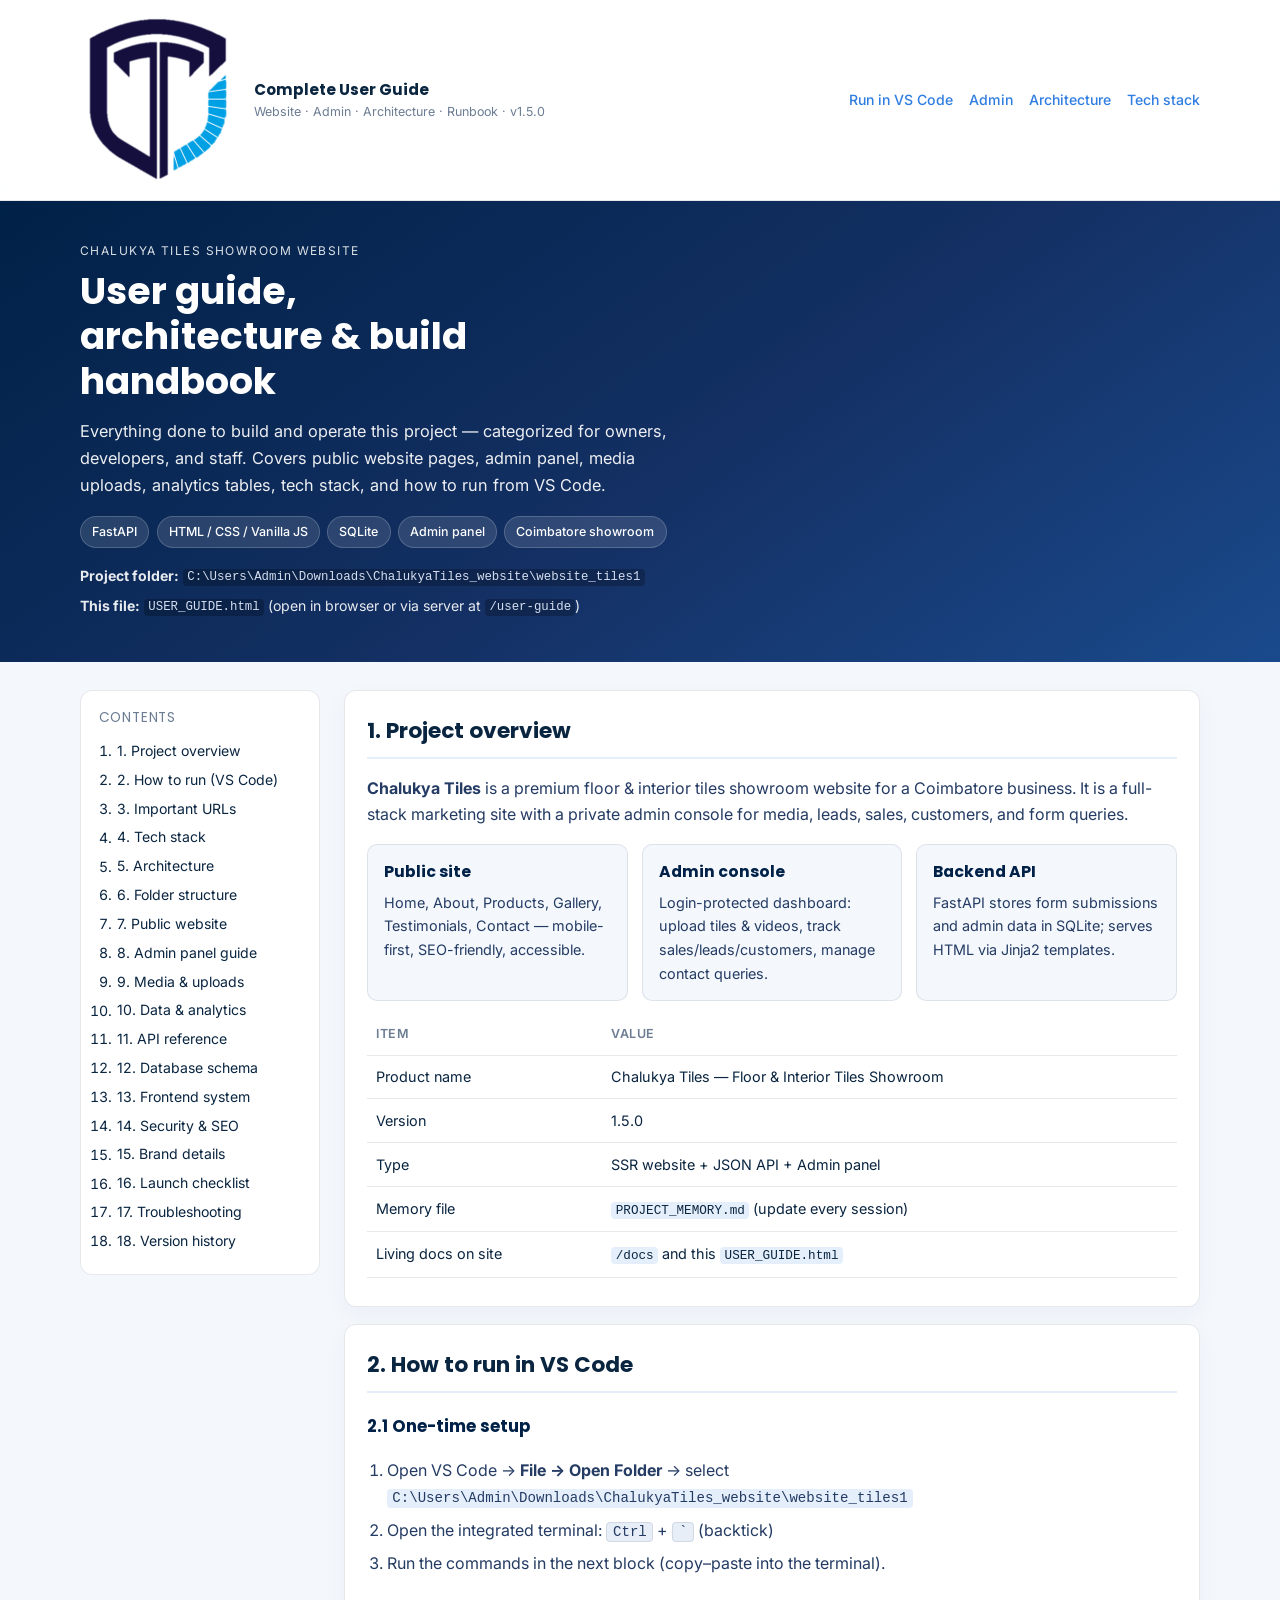
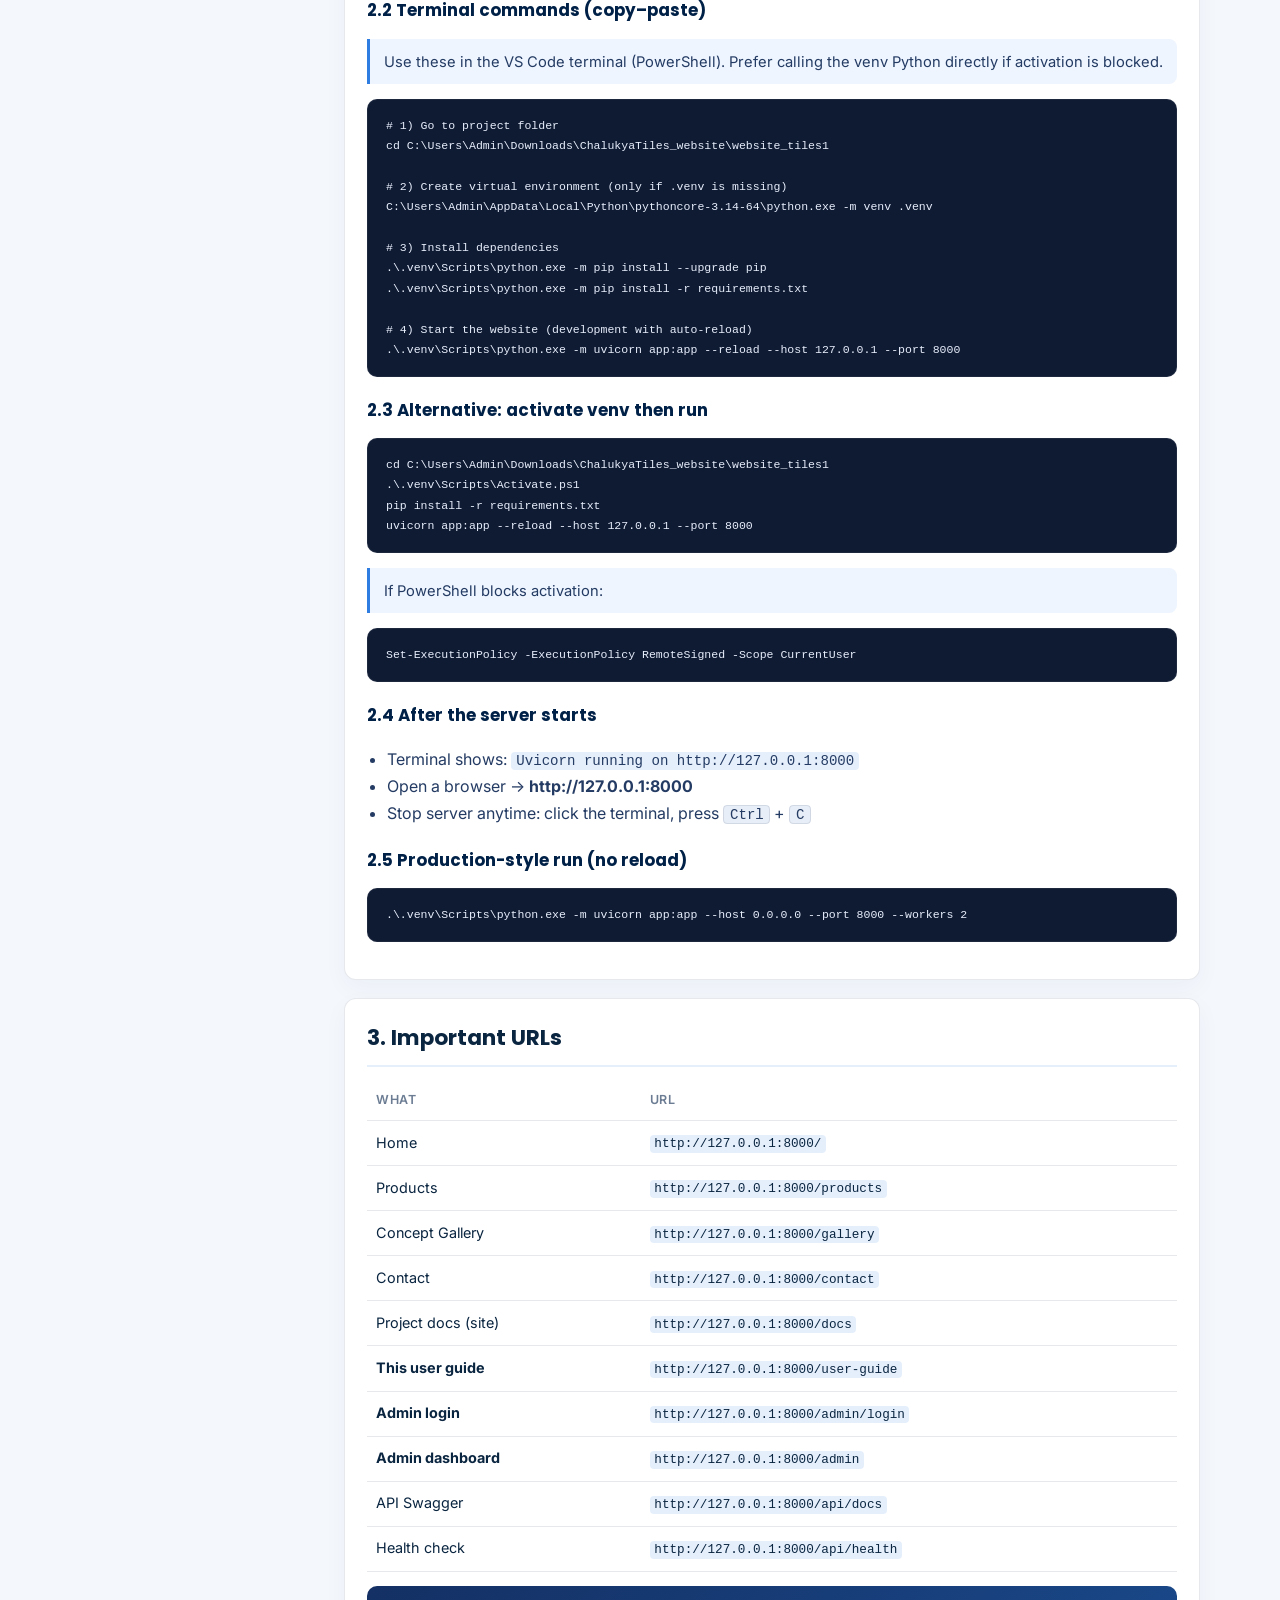
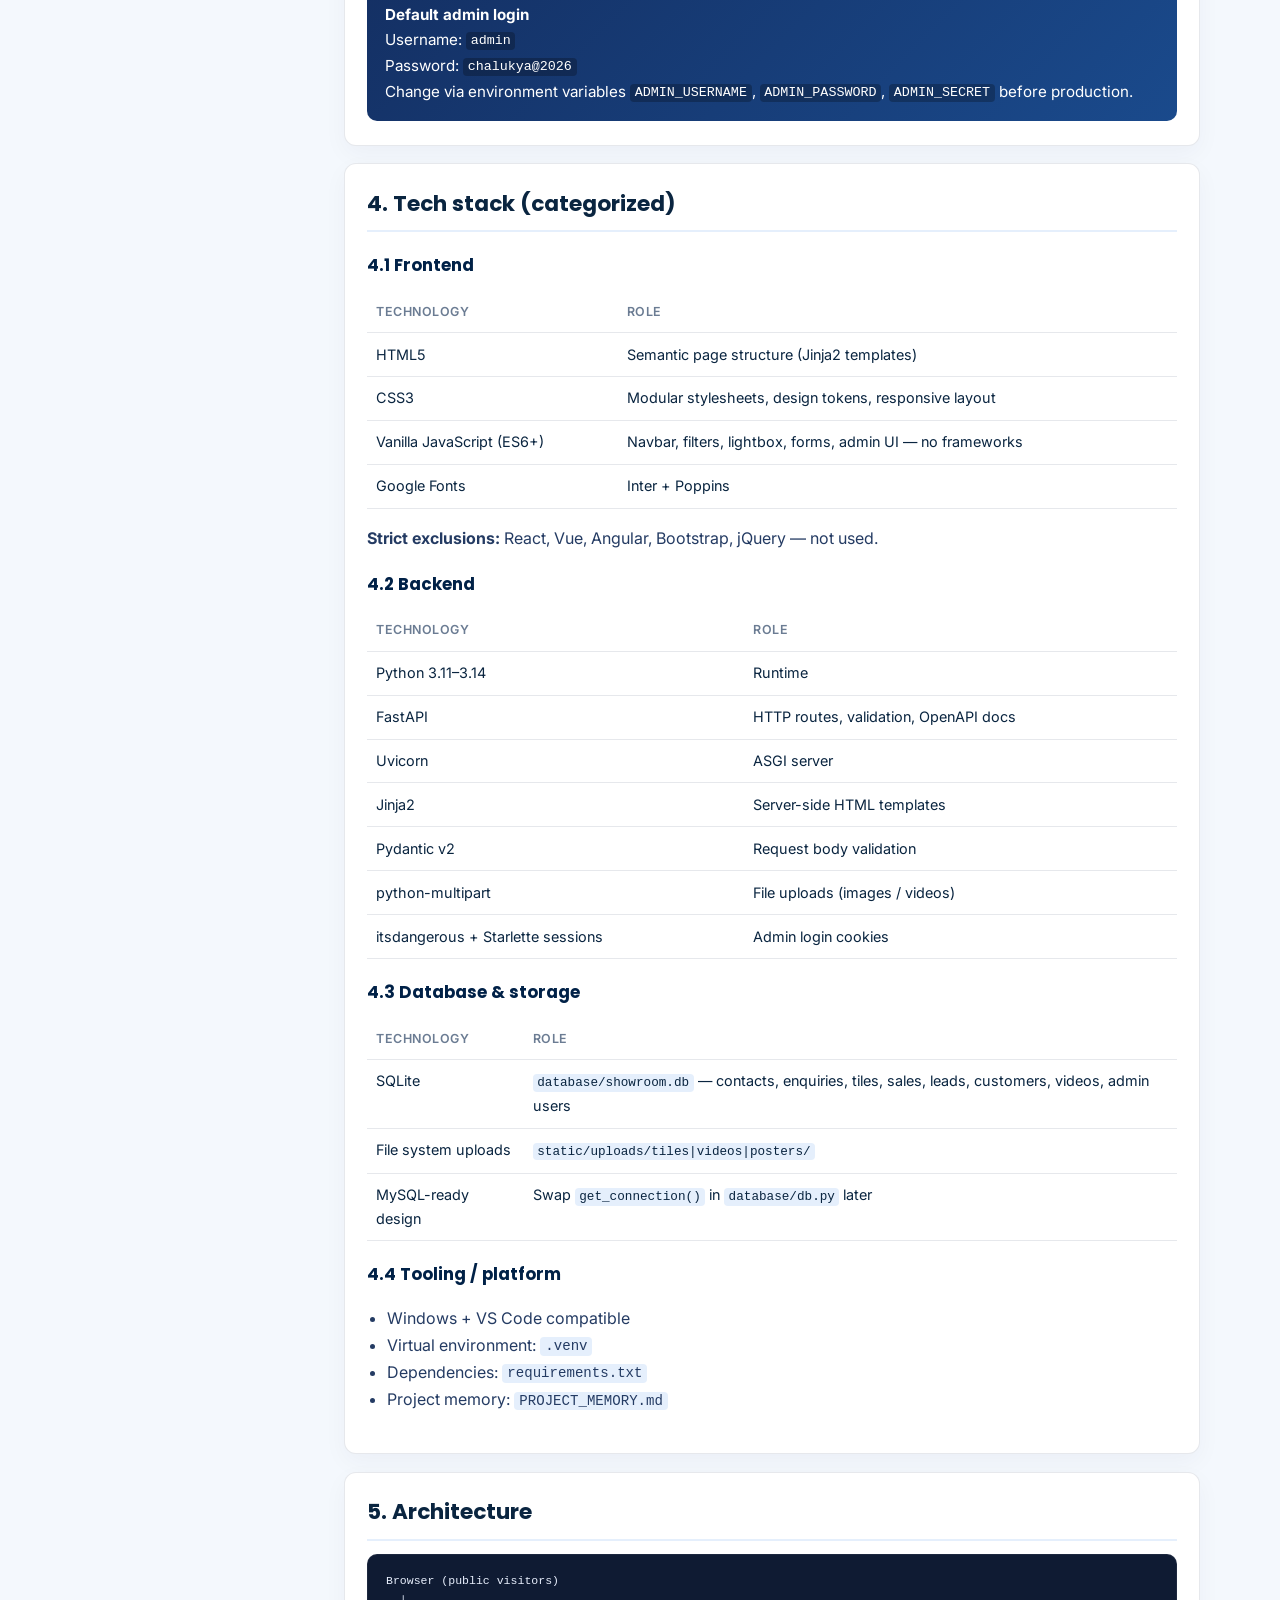
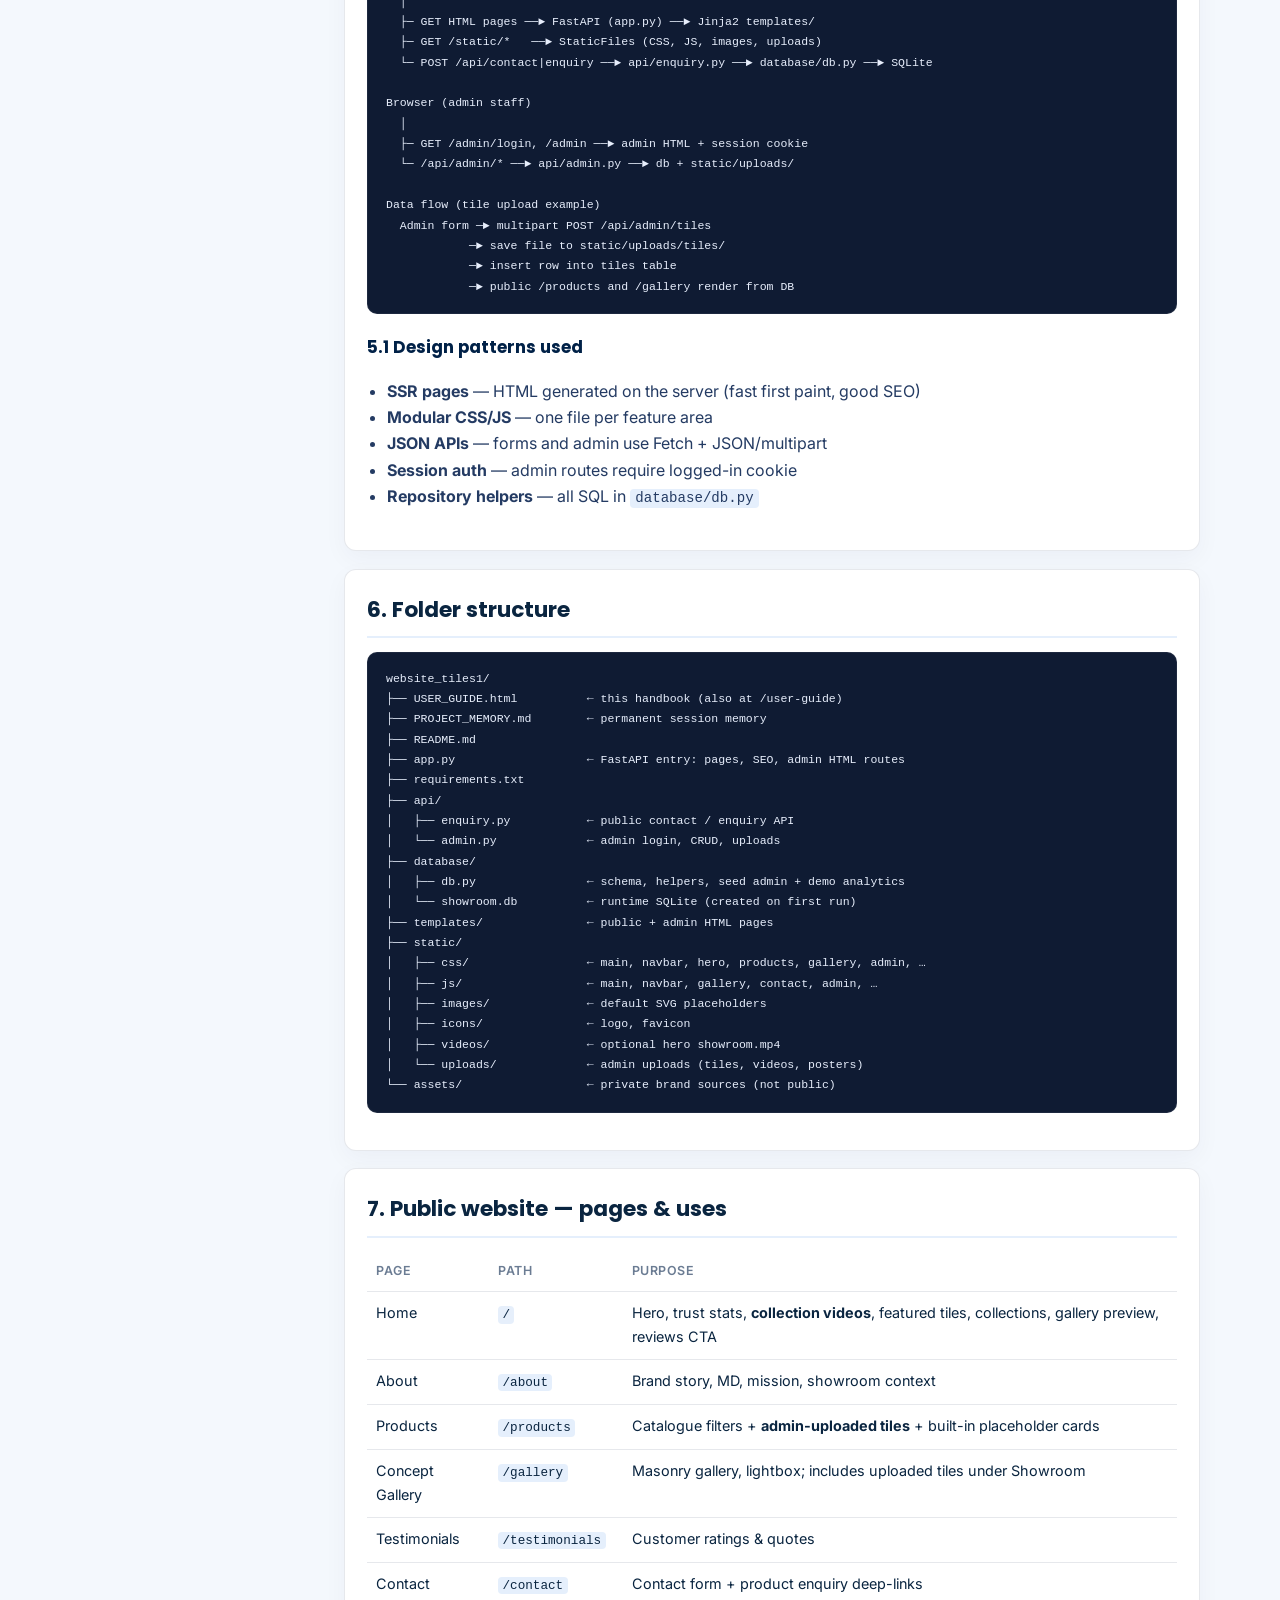
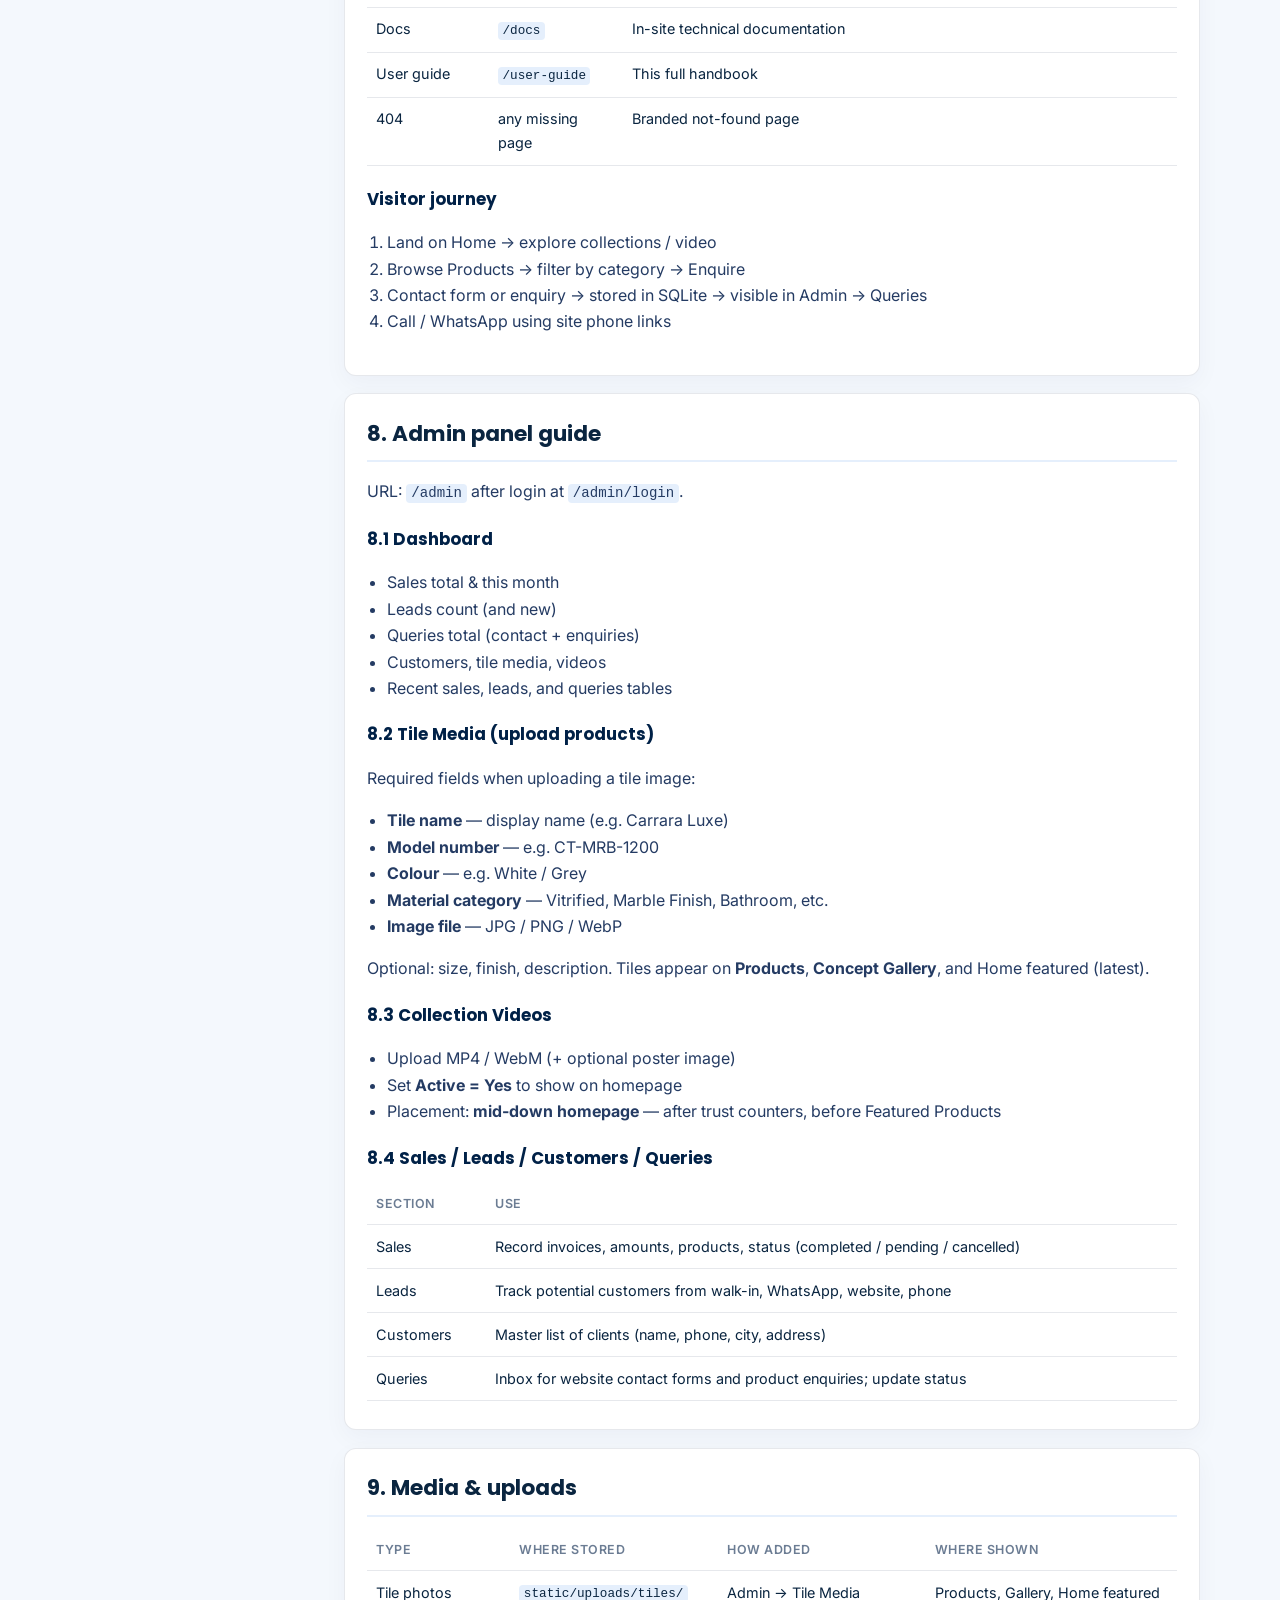
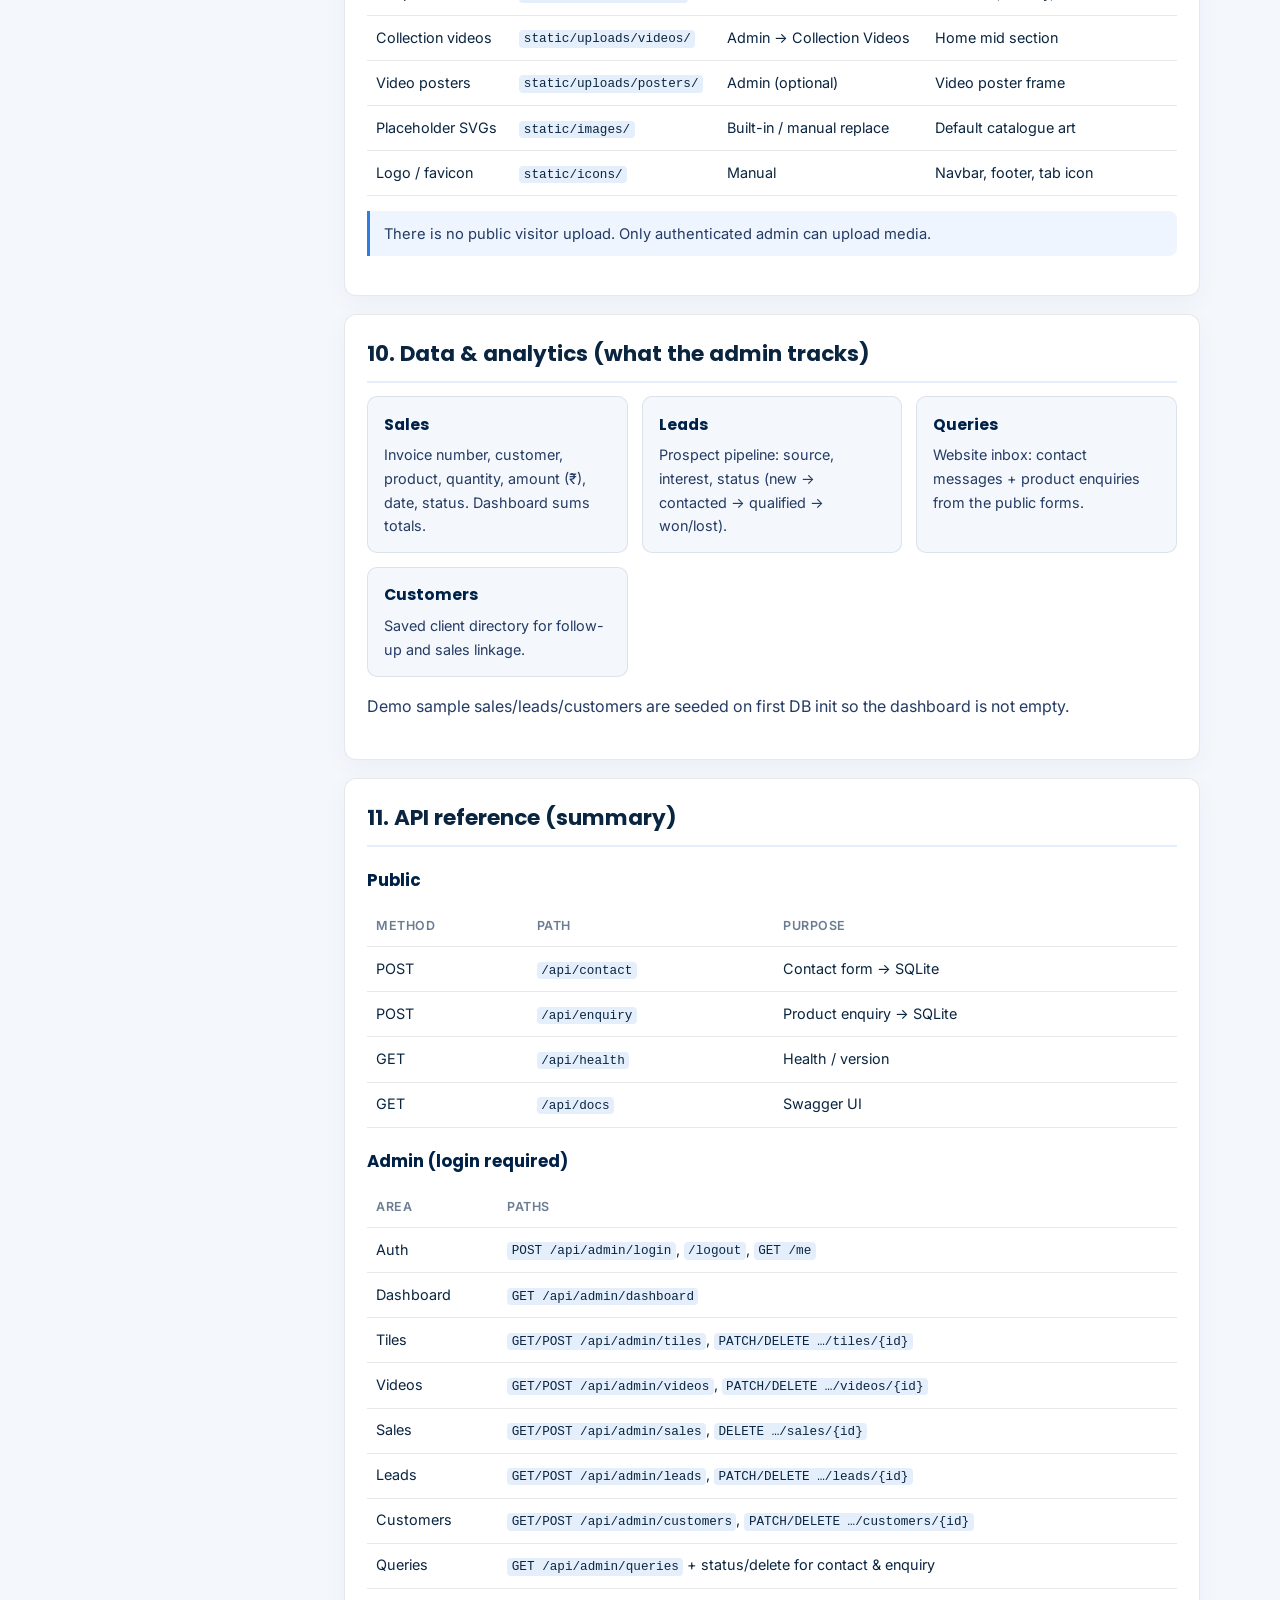
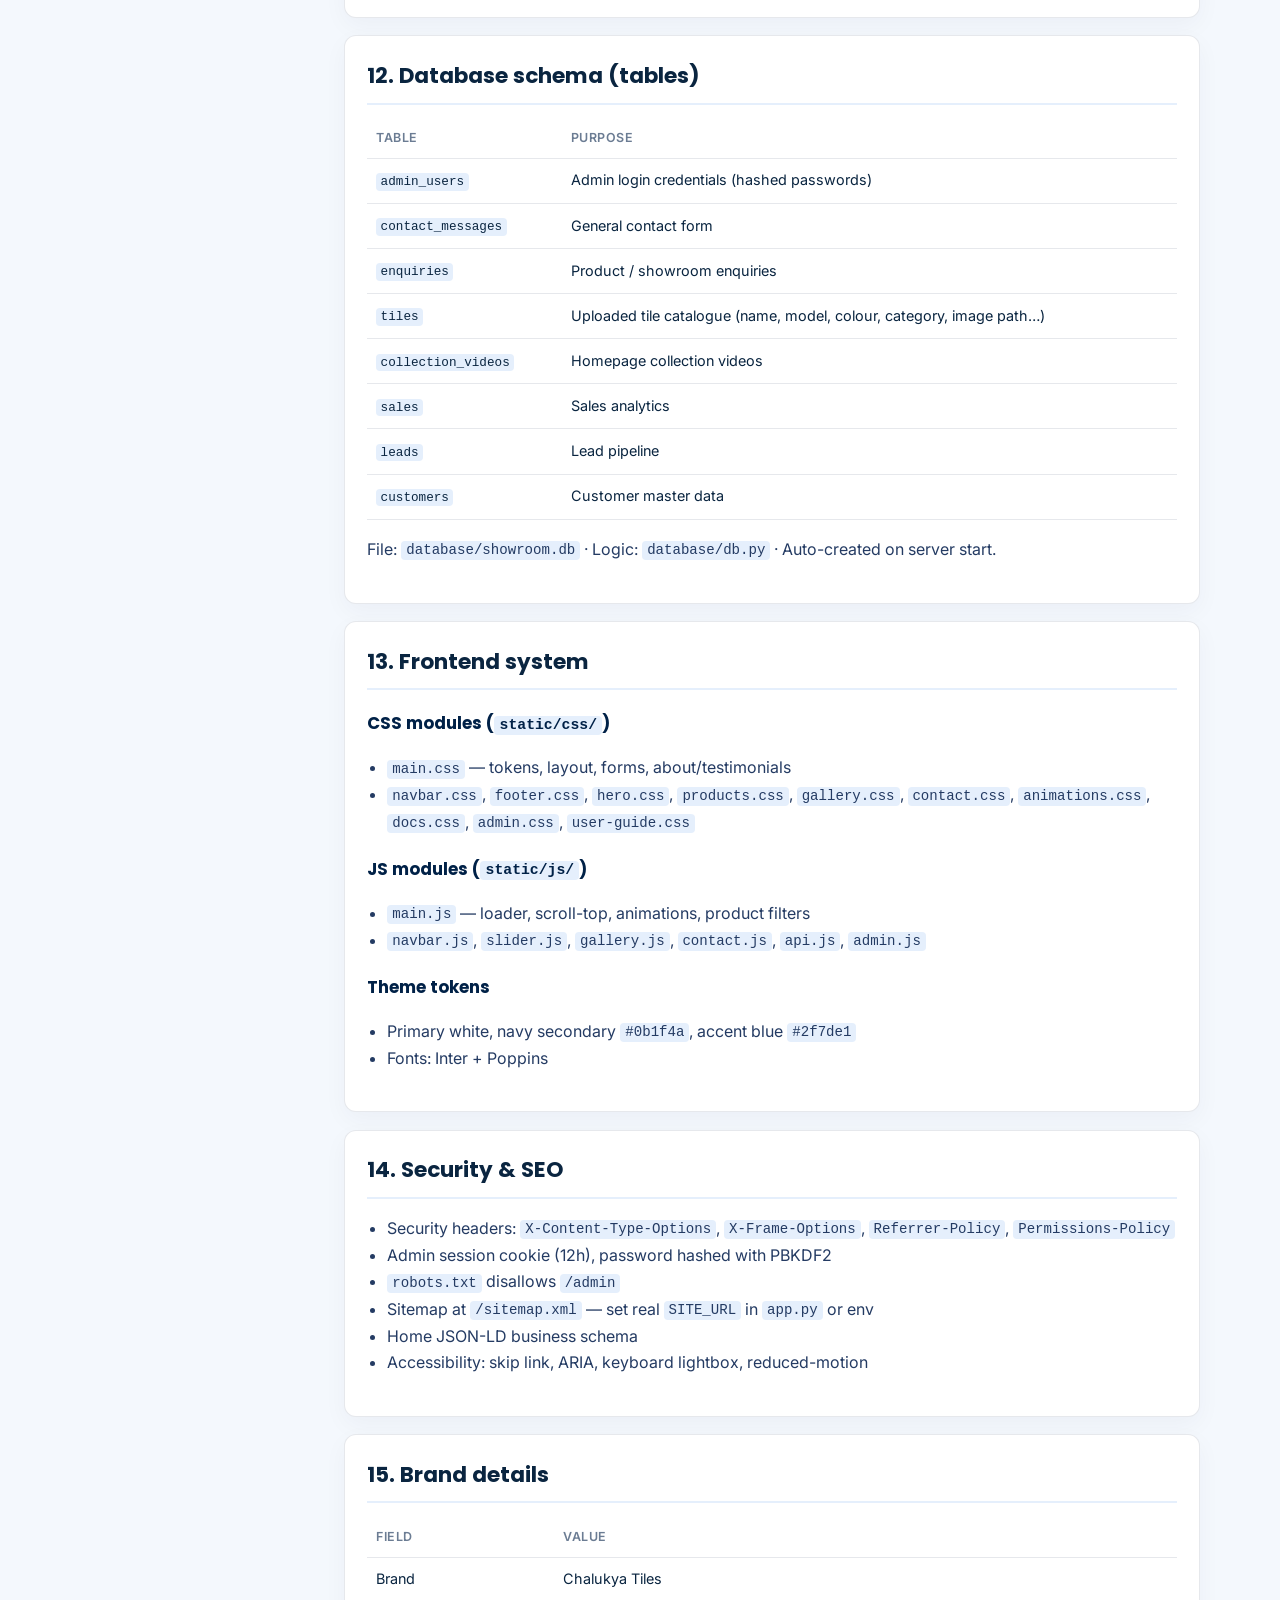
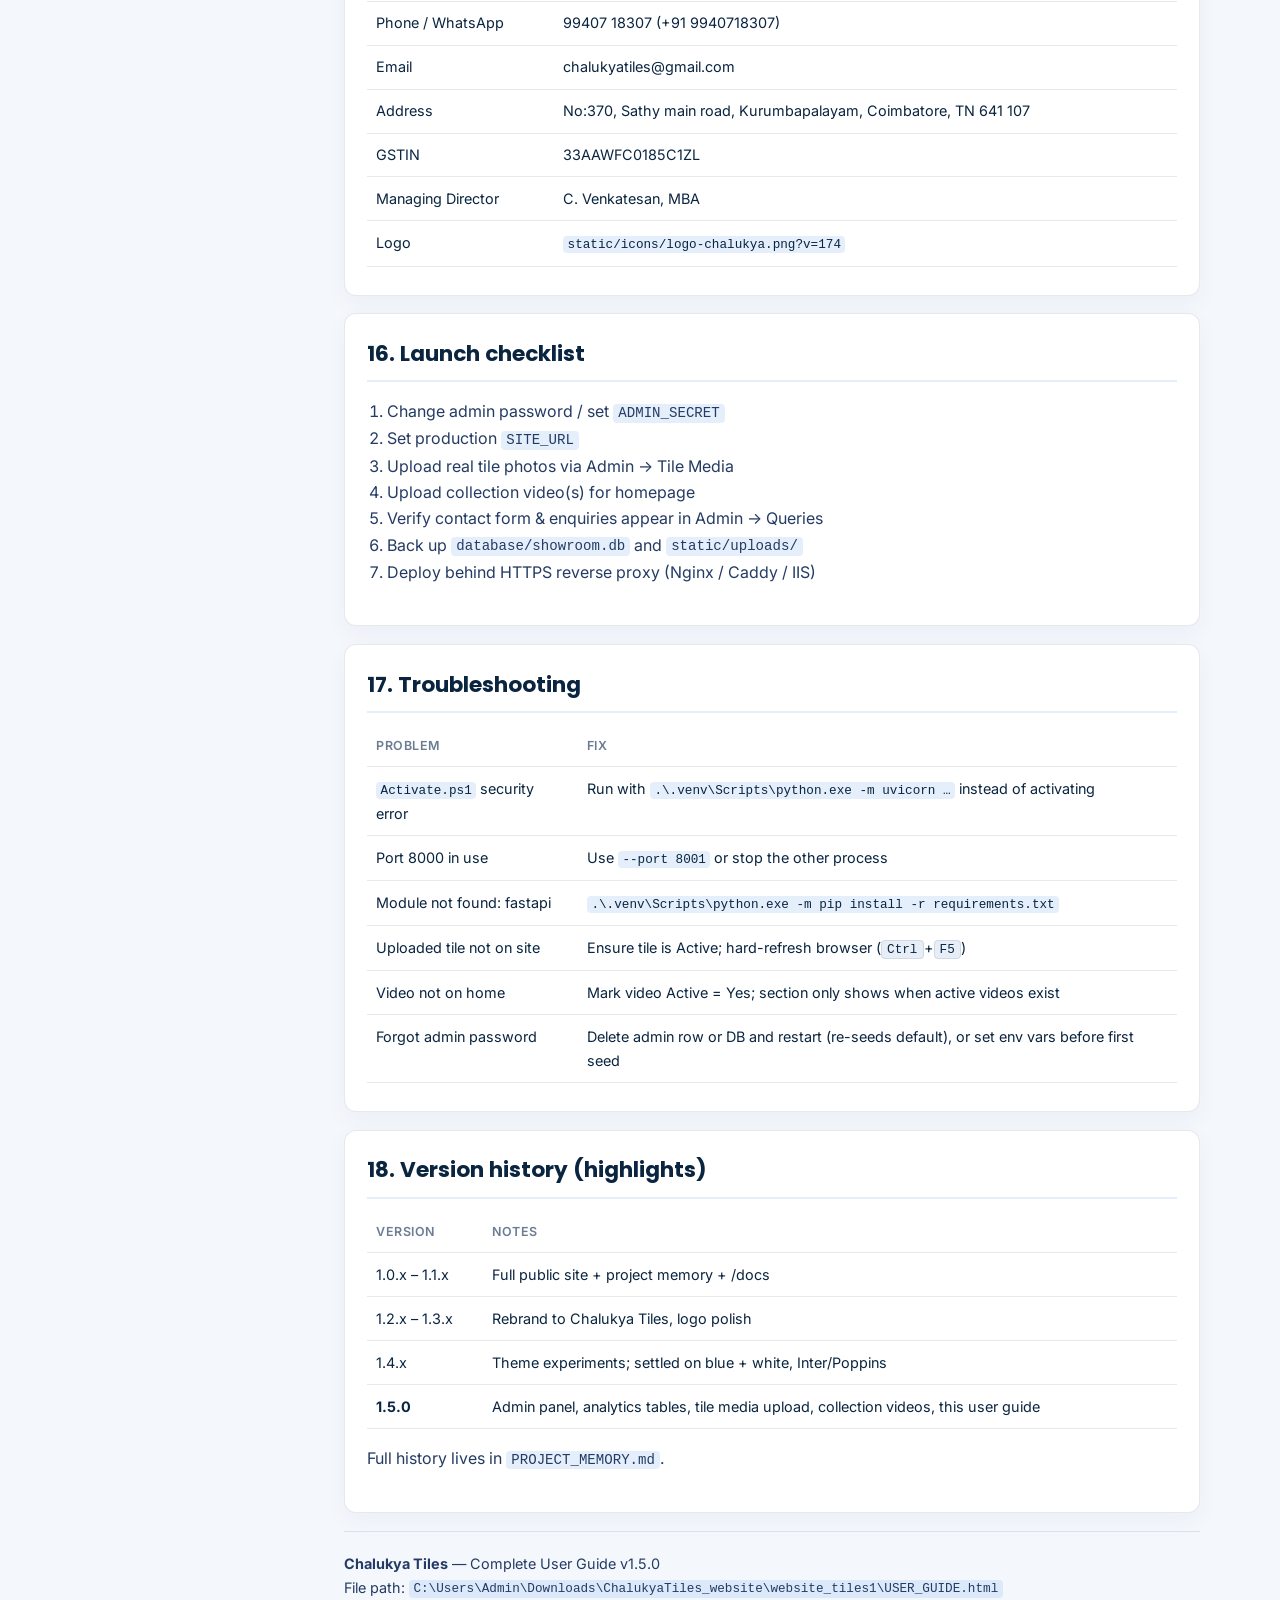
<file: USER_GUIDE.html>
<!DOCTYPE html>
<html lang="en">
<head>
  <meta charset="UTF-8">
  <meta name="viewport" content="width=device-width, initial-scale=1.0">
  <meta name="description" content="Chalukya Tiles complete user guide — how to run, architecture, tech stack, admin panel, features, and usage.">
  <meta name="robots" content="noindex">
  <title>Chalukya Tiles — Complete User Guide (v1.5.0)</title>
  <link rel="preconnect" href="https://fonts.googleapis.com">
  <link rel="preconnect" href="https://fonts.gstatic.com" crossorigin>
  <link href="https://fonts.googleapis.com/css2?family=Inter:wght@400;500;600&family=Poppins:wght@500;600;700&display=swap" rel="stylesheet">
  <link rel="stylesheet" href="/static/css/user-guide.css">
  <link rel="icon" href="/static/icons/favicon.svg" type="image/svg+xml">
</head>
<body>
  <header class="ug-header">
    <div class="ug-wrap ug-header__inner">
      <div class="ug-brand">
        <img src="/static/icons/logo-chalukya.png?v=174" alt="Chalukya Tiles" width="140" height="42">
        <div>
          <strong>Complete User Guide</strong>
          <span>Website · Admin · Architecture · Runbook · v1.5.0</span>
        </div>
      </div>
      <nav class="ug-header__links" aria-label="Quick links">
        <a href="#run">Run in VS Code</a>
        <a href="#admin">Admin</a>
        <a href="#architecture">Architecture</a>
        <a href="#stack">Tech stack</a>
      </nav>
    </div>
  </header>

  <div class="ug-hero">
    <div class="ug-wrap">
      <p class="ug-eyebrow">Chalukya Tiles Showroom Website</p>
      <h1>User guide, architecture &amp; build handbook</h1>
      <p class="ug-lead">
        Everything done to build and operate this project — categorized for owners, developers, and staff.
        Covers public website pages, admin panel, media uploads, analytics tables, tech stack, and how to run from VS Code.
      </p>
      <div class="ug-badges">
        <span>FastAPI</span>
        <span>HTML / CSS / Vanilla JS</span>
        <span>SQLite</span>
        <span>Admin panel</span>
        <span>Coimbatore showroom</span>
      </div>
      <p class="ug-path">
        <strong>Project folder:</strong>
        <code>C:\Users\Admin\Downloads\ChalukyaTiles_website\website_tiles1</code>
      </p>
      <p class="ug-path">
        <strong>This file:</strong>
        <code>USER_GUIDE.html</code> (open in browser or via server at <code>/user-guide</code>)
      </p>
    </div>
  </div>

  <div class="ug-layout ug-wrap">
    <aside class="ug-toc" aria-label="Contents">
      <p class="ug-toc__title">Contents</p>
      <ol>
        <li><a href="#overview">1. Project overview</a></li>
        <li><a href="#run">2. How to run (VS Code)</a></li>
        <li><a href="#urls">3. Important URLs</a></li>
        <li><a href="#stack">4. Tech stack</a></li>
        <li><a href="#architecture">5. Architecture</a></li>
        <li><a href="#structure">6. Folder structure</a></li>
        <li><a href="#public">7. Public website</a></li>
        <li><a href="#admin">8. Admin panel guide</a></li>
        <li><a href="#media">9. Media &amp; uploads</a></li>
        <li><a href="#data">10. Data &amp; analytics</a></li>
        <li><a href="#api">11. API reference</a></li>
        <li><a href="#database">12. Database schema</a></li>
        <li><a href="#frontend">13. Frontend system</a></li>
        <li><a href="#security">14. Security &amp; SEO</a></li>
        <li><a href="#brand">15. Brand details</a></li>
        <li><a href="#checklist">16. Launch checklist</a></li>
        <li><a href="#troubleshoot">17. Troubleshooting</a></li>
        <li><a href="#versions">18. Version history</a></li>
      </ol>
    </aside>

    <main class="ug-main">
      <!-- 1 -->
      <section id="overview">
        <h2>1. Project overview</h2>
        <p>
          <strong>Chalukya Tiles</strong> is a premium floor &amp; interior tiles showroom website for a Coimbatore business.
          It is a full-stack marketing site with a private admin console for media, leads, sales, customers, and form queries.
        </p>
        <div class="ug-cards">
          <article>
            <h3>Public site</h3>
            <p>Home, About, Products, Gallery, Testimonials, Contact — mobile-first, SEO-friendly, accessible.</p>
          </article>
          <article>
            <h3>Admin console</h3>
            <p>Login-protected dashboard: upload tiles &amp; videos, track sales/leads/customers, manage contact queries.</p>
          </article>
          <article>
            <h3>Backend API</h3>
            <p>FastAPI stores form submissions and admin data in SQLite; serves HTML via Jinja2 templates.</p>
          </article>
        </div>
        <table>
          <thead><tr><th>Item</th><th>Value</th></tr></thead>
          <tbody>
            <tr><td>Product name</td><td>Chalukya Tiles — Floor &amp; Interior Tiles Showroom</td></tr>
            <tr><td>Version</td><td>1.5.0</td></tr>
            <tr><td>Type</td><td>SSR website + JSON API + Admin panel</td></tr>
            <tr><td>Memory file</td><td><code>PROJECT_MEMORY.md</code> (update every session)</td></tr>
            <tr><td>Living docs on site</td><td><code>/docs</code> and this <code>USER_GUIDE.html</code></td></tr>
          </tbody>
        </table>
      </section>

      <!-- 2 -->
      <section id="run">
        <h2>2. How to run in VS Code</h2>
        <h3>2.1 One-time setup</h3>
        <ol class="ug-steps">
          <li>Open VS Code → <strong>File → Open Folder</strong> → select
            <code>C:\Users\Admin\Downloads\ChalukyaTiles_website\website_tiles1</code></li>
          <li>Open the integrated terminal: <kbd>Ctrl</kbd> + <kbd>`</kbd> (backtick)</li>
          <li>Run the commands in the next block (copy–paste into the terminal).</li>
        </ol>

        <h3>2.2 Terminal commands (copy–paste)</h3>
        <p class="ug-note">Use these in the VS Code terminal (PowerShell). Prefer calling the venv Python directly if activation is blocked.</p>

        <pre class="ug-code"><code># 1) Go to project folder
cd C:\Users\Admin\Downloads\ChalukyaTiles_website\website_tiles1

# 2) Create virtual environment (only if .venv is missing)
C:\Users\Admin\AppData\Local\Python\pythoncore-3.14-64\python.exe -m venv .venv

# 3) Install dependencies
.\.venv\Scripts\python.exe -m pip install --upgrade pip
.\.venv\Scripts\python.exe -m pip install -r requirements.txt

# 4) Start the website (development with auto-reload)
.\.venv\Scripts\python.exe -m uvicorn app:app --reload --host 127.0.0.1 --port 8000</code></pre>

        <h3>2.3 Alternative: activate venv then run</h3>
        <pre class="ug-code"><code>cd C:\Users\Admin\Downloads\ChalukyaTiles_website\website_tiles1
.\.venv\Scripts\Activate.ps1
pip install -r requirements.txt
uvicorn app:app --reload --host 127.0.0.1 --port 8000</code></pre>
        <p class="ug-note">If PowerShell blocks activation:</p>
        <pre class="ug-code"><code>Set-ExecutionPolicy -ExecutionPolicy RemoteSigned -Scope CurrentUser</code></pre>

        <h3>2.4 After the server starts</h3>
        <ul>
          <li>Terminal shows: <code>Uvicorn running on http://127.0.0.1:8000</code></li>
          <li>Open a browser → <strong>http://127.0.0.1:8000</strong></li>
          <li>Stop server anytime: click the terminal, press <kbd>Ctrl</kbd> + <kbd>C</kbd></li>
        </ul>

        <h3>2.5 Production-style run (no reload)</h3>
        <pre class="ug-code"><code>.\.venv\Scripts\python.exe -m uvicorn app:app --host 0.0.0.0 --port 8000 --workers 2</code></pre>
      </section>

      <!-- 3 -->
      <section id="urls">
        <h2>3. Important URLs</h2>
        <table>
          <thead><tr><th>What</th><th>URL</th></tr></thead>
          <tbody>
            <tr><td>Home</td><td><code>http://127.0.0.1:8000/</code></td></tr>
            <tr><td>Products</td><td><code>http://127.0.0.1:8000/products</code></td></tr>
            <tr><td>Concept Gallery</td><td><code>http://127.0.0.1:8000/gallery</code></td></tr>
            <tr><td>Contact</td><td><code>http://127.0.0.1:8000/contact</code></td></tr>
            <tr><td>Project docs (site)</td><td><code>http://127.0.0.1:8000/docs</code></td></tr>
            <tr><td><strong>This user guide</strong></td><td><code>http://127.0.0.1:8000/user-guide</code></td></tr>
            <tr><td><strong>Admin login</strong></td><td><code>http://127.0.0.1:8000/admin/login</code></td></tr>
            <tr><td><strong>Admin dashboard</strong></td><td><code>http://127.0.0.1:8000/admin</code></td></tr>
            <tr><td>API Swagger</td><td><code>http://127.0.0.1:8000/api/docs</code></td></tr>
            <tr><td>Health check</td><td><code>http://127.0.0.1:8000/api/health</code></td></tr>
          </tbody>
        </table>
        <div class="ug-callout">
          <strong>Default admin login</strong><br>
          Username: <code>admin</code><br>
          Password: <code>chalukya@2026</code><br>
          Change via environment variables <code>ADMIN_USERNAME</code>, <code>ADMIN_PASSWORD</code>, <code>ADMIN_SECRET</code> before production.
        </div>
      </section>

      <!-- 4 -->
      <section id="stack">
        <h2>4. Tech stack (categorized)</h2>

        <h3>4.1 Frontend</h3>
        <table>
          <thead><tr><th>Technology</th><th>Role</th></tr></thead>
          <tbody>
            <tr><td>HTML5</td><td>Semantic page structure (Jinja2 templates)</td></tr>
            <tr><td>CSS3</td><td>Modular stylesheets, design tokens, responsive layout</td></tr>
            <tr><td>Vanilla JavaScript (ES6+)</td><td>Navbar, filters, lightbox, forms, admin UI — no frameworks</td></tr>
            <tr><td>Google Fonts</td><td>Inter + Poppins</td></tr>
          </tbody>
        </table>
        <p><strong>Strict exclusions:</strong> React, Vue, Angular, Bootstrap, jQuery — not used.</p>

        <h3>4.2 Backend</h3>
        <table>
          <thead><tr><th>Technology</th><th>Role</th></tr></thead>
          <tbody>
            <tr><td>Python 3.11–3.14</td><td>Runtime</td></tr>
            <tr><td>FastAPI</td><td>HTTP routes, validation, OpenAPI docs</td></tr>
            <tr><td>Uvicorn</td><td>ASGI server</td></tr>
            <tr><td>Jinja2</td><td>Server-side HTML templates</td></tr>
            <tr><td>Pydantic v2</td><td>Request body validation</td></tr>
            <tr><td>python-multipart</td><td>File uploads (images / videos)</td></tr>
            <tr><td>itsdangerous + Starlette sessions</td><td>Admin login cookies</td></tr>
          </tbody>
        </table>

        <h3>4.3 Database &amp; storage</h3>
        <table>
          <thead><tr><th>Technology</th><th>Role</th></tr></thead>
          <tbody>
            <tr><td>SQLite</td><td><code>database/showroom.db</code> — contacts, enquiries, tiles, sales, leads, customers, videos, admin users</td></tr>
            <tr><td>File system uploads</td><td><code>static/uploads/tiles|videos|posters/</code></td></tr>
            <tr><td>MySQL-ready design</td><td>Swap <code>get_connection()</code> in <code>database/db.py</code> later</td></tr>
          </tbody>
        </table>

        <h3>4.4 Tooling / platform</h3>
        <ul>
          <li>Windows + VS Code compatible</li>
          <li>Virtual environment: <code>.venv</code></li>
          <li>Dependencies: <code>requirements.txt</code></li>
          <li>Project memory: <code>PROJECT_MEMORY.md</code></li>
        </ul>
      </section>

      <!-- 5 -->
      <section id="architecture">
        <h2>5. Architecture</h2>
        <pre class="ug-diagram"><code>Browser (public visitors)
  │
  ├─ GET HTML pages ──► FastAPI (app.py) ──► Jinja2 templates/
  ├─ GET /static/*   ──► StaticFiles (CSS, JS, images, uploads)
  └─ POST /api/contact|enquiry ──► api/enquiry.py ──► database/db.py ──► SQLite

Browser (admin staff)
  │
  ├─ GET /admin/login, /admin ──► admin HTML + session cookie
  └─ /api/admin/* ──► api/admin.py ──► db + static/uploads/

Data flow (tile upload example)
  Admin form ─► multipart POST /api/admin/tiles
            ─► save file to static/uploads/tiles/
            ─► insert row into tiles table
            ─► public /products and /gallery render from DB</code></pre>

        <h3>5.1 Design patterns used</h3>
        <ul>
          <li><strong>SSR pages</strong> — HTML generated on the server (fast first paint, good SEO)</li>
          <li><strong>Modular CSS/JS</strong> — one file per feature area</li>
          <li><strong>JSON APIs</strong> — forms and admin use Fetch + JSON/multipart</li>
          <li><strong>Session auth</strong> — admin routes require logged-in cookie</li>
          <li><strong>Repository helpers</strong> — all SQL in <code>database/db.py</code></li>
        </ul>
      </section>

      <!-- 6 -->
      <section id="structure">
        <h2>6. Folder structure</h2>
        <pre class="ug-code"><code>website_tiles1/
├── USER_GUIDE.html          ← this handbook (also at /user-guide)
├── PROJECT_MEMORY.md        ← permanent session memory
├── README.md
├── app.py                   ← FastAPI entry: pages, SEO, admin HTML routes
├── requirements.txt
├── api/
│   ├── enquiry.py           ← public contact / enquiry API
│   └── admin.py             ← admin login, CRUD, uploads
├── database/
│   ├── db.py                ← schema, helpers, seed admin + demo analytics
│   └── showroom.db          ← runtime SQLite (created on first run)
├── templates/               ← public + admin HTML pages
├── static/
│   ├── css/                 ← main, navbar, hero, products, gallery, admin, …
│   ├── js/                  ← main, navbar, gallery, contact, admin, …
│   ├── images/              ← default SVG placeholders
│   ├── icons/               ← logo, favicon
│   ├── videos/              ← optional hero showroom.mp4
│   └── uploads/             ← admin uploads (tiles, videos, posters)
└── assets/                  ← private brand sources (not public)</code></pre>
      </section>

      <!-- 7 -->
      <section id="public">
        <h2>7. Public website — pages &amp; uses</h2>
        <table>
          <thead><tr><th>Page</th><th>Path</th><th>Purpose</th></tr></thead>
          <tbody>
            <tr><td>Home</td><td><code>/</code></td><td>Hero, trust stats, <strong>collection videos</strong>, featured tiles, collections, gallery preview, reviews CTA</td></tr>
            <tr><td>About</td><td><code>/about</code></td><td>Brand story, MD, mission, showroom context</td></tr>
            <tr><td>Products</td><td><code>/products</code></td><td>Catalogue filters + <strong>admin-uploaded tiles</strong> + built-in placeholder cards</td></tr>
            <tr><td>Concept Gallery</td><td><code>/gallery</code></td><td>Masonry gallery, lightbox; includes uploaded tiles under Showroom</td></tr>
            <tr><td>Testimonials</td><td><code>/testimonials</code></td><td>Customer ratings &amp; quotes</td></tr>
            <tr><td>Contact</td><td><code>/contact</code></td><td>Contact form + product enquiry deep-links</td></tr>
            <tr><td>Docs</td><td><code>/docs</code></td><td>In-site technical documentation</td></tr>
            <tr><td>User guide</td><td><code>/user-guide</code></td><td>This full handbook</td></tr>
            <tr><td>404</td><td>any missing page</td><td>Branded not-found page</td></tr>
          </tbody>
        </table>
        <h3>Visitor journey</h3>
        <ol>
          <li>Land on Home → explore collections / video</li>
          <li>Browse Products → filter by category → Enquire</li>
          <li>Contact form or enquiry → stored in SQLite → visible in Admin → Queries</li>
          <li>Call / WhatsApp using site phone links</li>
        </ol>
      </section>

      <!-- 8 -->
      <section id="admin">
        <h2>8. Admin panel guide</h2>
        <p>URL: <code>/admin</code> after login at <code>/admin/login</code>.</p>

        <h3>8.1 Dashboard</h3>
        <ul>
          <li>Sales total &amp; this month</li>
          <li>Leads count (and new)</li>
          <li>Queries total (contact + enquiries)</li>
          <li>Customers, tile media, videos</li>
          <li>Recent sales, leads, and queries tables</li>
        </ul>

        <h3>8.2 Tile Media (upload products)</h3>
        <p>Required fields when uploading a tile image:</p>
        <ul>
          <li><strong>Tile name</strong> — display name (e.g. Carrara Luxe)</li>
          <li><strong>Model number</strong> — e.g. CT-MRB-1200</li>
          <li><strong>Colour</strong> — e.g. White / Grey</li>
          <li><strong>Material category</strong> — Vitrified, Marble Finish, Bathroom, etc.</li>
          <li><strong>Image file</strong> — JPG / PNG / WebP</li>
        </ul>
        <p>Optional: size, finish, description. Tiles appear on <strong>Products</strong>, <strong>Concept Gallery</strong>, and Home featured (latest).</p>

        <h3>8.3 Collection Videos</h3>
        <ul>
          <li>Upload MP4 / WebM (+ optional poster image)</li>
          <li>Set <strong>Active = Yes</strong> to show on homepage</li>
          <li>Placement: <strong>mid-down homepage</strong> — after trust counters, before Featured Products</li>
        </ul>

        <h3>8.4 Sales / Leads / Customers / Queries</h3>
        <table>
          <thead><tr><th>Section</th><th>Use</th></tr></thead>
          <tbody>
            <tr><td>Sales</td><td>Record invoices, amounts, products, status (completed / pending / cancelled)</td></tr>
            <tr><td>Leads</td><td>Track potential customers from walk-in, WhatsApp, website, phone</td></tr>
            <tr><td>Customers</td><td>Master list of clients (name, phone, city, address)</td></tr>
            <tr><td>Queries</td><td>Inbox for website contact forms and product enquiries; update status</td></tr>
          </tbody>
        </table>
      </section>

      <!-- 9 -->
      <section id="media">
        <h2>9. Media &amp; uploads</h2>
        <table>
          <thead><tr><th>Type</th><th>Where stored</th><th>How added</th><th>Where shown</th></tr></thead>
          <tbody>
            <tr><td>Tile photos</td><td><code>static/uploads/tiles/</code></td><td>Admin → Tile Media</td><td>Products, Gallery, Home featured</td></tr>
            <tr><td>Collection videos</td><td><code>static/uploads/videos/</code></td><td>Admin → Collection Videos</td><td>Home mid section</td></tr>
            <tr><td>Video posters</td><td><code>static/uploads/posters/</code></td><td>Admin (optional)</td><td>Video poster frame</td></tr>
            <tr><td>Placeholder SVGs</td><td><code>static/images/</code></td><td>Built-in / manual replace</td><td>Default catalogue art</td></tr>
            <tr><td>Logo / favicon</td><td><code>static/icons/</code></td><td>Manual</td><td>Navbar, footer, tab icon</td></tr>
          </tbody>
        </table>
        <p class="ug-note">There is no public visitor upload. Only authenticated admin can upload media.</p>
      </section>

      <!-- 10 -->
      <section id="data">
        <h2>10. Data &amp; analytics (what the admin tracks)</h2>
        <div class="ug-cards">
          <article>
            <h3>Sales</h3>
            <p>Invoice number, customer, product, quantity, amount (₹), date, status. Dashboard sums totals.</p>
          </article>
          <article>
            <h3>Leads</h3>
            <p>Prospect pipeline: source, interest, status (new → contacted → qualified → won/lost).</p>
          </article>
          <article>
            <h3>Queries</h3>
            <p>Website inbox: contact messages + product enquiries from the public forms.</p>
          </article>
          <article>
            <h3>Customers</h3>
            <p>Saved client directory for follow-up and sales linkage.</p>
          </article>
        </div>
        <p>Demo sample sales/leads/customers are seeded on first DB init so the dashboard is not empty.</p>
      </section>

      <!-- 11 -->
      <section id="api">
        <h2>11. API reference (summary)</h2>
        <h3>Public</h3>
        <table>
          <thead><tr><th>Method</th><th>Path</th><th>Purpose</th></tr></thead>
          <tbody>
            <tr><td>POST</td><td><code>/api/contact</code></td><td>Contact form → SQLite</td></tr>
            <tr><td>POST</td><td><code>/api/enquiry</code></td><td>Product enquiry → SQLite</td></tr>
            <tr><td>GET</td><td><code>/api/health</code></td><td>Health / version</td></tr>
            <tr><td>GET</td><td><code>/api/docs</code></td><td>Swagger UI</td></tr>
          </tbody>
        </table>
        <h3>Admin (login required)</h3>
        <table>
          <thead><tr><th>Area</th><th>Paths</th></tr></thead>
          <tbody>
            <tr><td>Auth</td><td><code>POST /api/admin/login</code>, <code>/logout</code>, <code>GET /me</code></td></tr>
            <tr><td>Dashboard</td><td><code>GET /api/admin/dashboard</code></td></tr>
            <tr><td>Tiles</td><td><code>GET/POST /api/admin/tiles</code>, <code>PATCH/DELETE …/tiles/{id}</code></td></tr>
            <tr><td>Videos</td><td><code>GET/POST /api/admin/videos</code>, <code>PATCH/DELETE …/videos/{id}</code></td></tr>
            <tr><td>Sales</td><td><code>GET/POST /api/admin/sales</code>, <code>DELETE …/sales/{id}</code></td></tr>
            <tr><td>Leads</td><td><code>GET/POST /api/admin/leads</code>, <code>PATCH/DELETE …/leads/{id}</code></td></tr>
            <tr><td>Customers</td><td><code>GET/POST /api/admin/customers</code>, <code>PATCH/DELETE …/customers/{id}</code></td></tr>
            <tr><td>Queries</td><td><code>GET /api/admin/queries</code> + status/delete for contact &amp; enquiry</td></tr>
          </tbody>
        </table>
      </section>

      <!-- 12 -->
      <section id="database">
        <h2>12. Database schema (tables)</h2>
        <table>
          <thead><tr><th>Table</th><th>Purpose</th></tr></thead>
          <tbody>
            <tr><td><code>admin_users</code></td><td>Admin login credentials (hashed passwords)</td></tr>
            <tr><td><code>contact_messages</code></td><td>General contact form</td></tr>
            <tr><td><code>enquiries</code></td><td>Product / showroom enquiries</td></tr>
            <tr><td><code>tiles</code></td><td>Uploaded tile catalogue (name, model, colour, category, image path…)</td></tr>
            <tr><td><code>collection_videos</code></td><td>Homepage collection videos</td></tr>
            <tr><td><code>sales</code></td><td>Sales analytics</td></tr>
            <tr><td><code>leads</code></td><td>Lead pipeline</td></tr>
            <tr><td><code>customers</code></td><td>Customer master data</td></tr>
          </tbody>
        </table>
        <p>File: <code>database/showroom.db</code> · Logic: <code>database/db.py</code> · Auto-created on server start.</p>
      </section>

      <!-- 13 -->
      <section id="frontend">
        <h2>13. Frontend system</h2>
        <h3>CSS modules (<code>static/css/</code>)</h3>
        <ul>
          <li><code>main.css</code> — tokens, layout, forms, about/testimonials</li>
          <li><code>navbar.css</code>, <code>footer.css</code>, <code>hero.css</code>, <code>products.css</code>, <code>gallery.css</code>, <code>contact.css</code>, <code>animations.css</code>, <code>docs.css</code>, <code>admin.css</code>, <code>user-guide.css</code></li>
        </ul>
        <h3>JS modules (<code>static/js/</code>)</h3>
        <ul>
          <li><code>main.js</code> — loader, scroll-top, animations, product filters</li>
          <li><code>navbar.js</code>, <code>slider.js</code>, <code>gallery.js</code>, <code>contact.js</code>, <code>api.js</code>, <code>admin.js</code></li>
        </ul>
        <h3>Theme tokens</h3>
        <ul>
          <li>Primary white, navy secondary <code>#0b1f4a</code>, accent blue <code>#2f7de1</code></li>
          <li>Fonts: Inter + Poppins</li>
        </ul>
      </section>

      <!-- 14 -->
      <section id="security">
        <h2>14. Security &amp; SEO</h2>
        <ul>
          <li>Security headers: <code>X-Content-Type-Options</code>, <code>X-Frame-Options</code>, <code>Referrer-Policy</code>, <code>Permissions-Policy</code></li>
          <li>Admin session cookie (12h), password hashed with PBKDF2</li>
          <li><code>robots.txt</code> disallows <code>/admin</code></li>
          <li>Sitemap at <code>/sitemap.xml</code> — set real <code>SITE_URL</code> in <code>app.py</code> or env</li>
          <li>Home JSON-LD business schema</li>
          <li>Accessibility: skip link, ARIA, keyboard lightbox, reduced-motion</li>
        </ul>
      </section>

      <!-- 15 -->
      <section id="brand">
        <h2>15. Brand details</h2>
        <table>
          <thead><tr><th>Field</th><th>Value</th></tr></thead>
          <tbody>
            <tr><td>Brand</td><td>Chalukya Tiles</td></tr>
            <tr><td>Phone / WhatsApp</td><td>99407 18307 (+91 9940718307)</td></tr>
            <tr><td>Email</td><td>chalukyatiles@gmail.com</td></tr>
            <tr><td>Address</td><td>No:370, Sathy main road, Kurumbapalayam, Coimbatore, TN 641 107</td></tr>
            <tr><td>GSTIN</td><td>33AAWFC0185C1ZL</td></tr>
            <tr><td>Managing Director</td><td>C. Venkatesan, MBA</td></tr>
            <tr><td>Logo</td><td><code>static/icons/logo-chalukya.png?v=174</code></td></tr>
          </tbody>
        </table>
      </section>

      <!-- 16 -->
      <section id="checklist">
        <h2>16. Launch checklist</h2>
        <ol>
          <li>Change admin password / set <code>ADMIN_SECRET</code></li>
          <li>Set production <code>SITE_URL</code></li>
          <li>Upload real tile photos via Admin → Tile Media</li>
          <li>Upload collection video(s) for homepage</li>
          <li>Verify contact form &amp; enquiries appear in Admin → Queries</li>
          <li>Back up <code>database/showroom.db</code> and <code>static/uploads/</code></li>
          <li>Deploy behind HTTPS reverse proxy (Nginx / Caddy / IIS)</li>
        </ol>
      </section>

      <!-- 17 -->
      <section id="troubleshoot">
        <h2>17. Troubleshooting</h2>
        <table>
          <thead><tr><th>Problem</th><th>Fix</th></tr></thead>
          <tbody>
            <tr>
              <td><code>Activate.ps1</code> security error</td>
              <td>Run with <code>.\.venv\Scripts\python.exe -m uvicorn …</code> instead of activating</td>
            </tr>
            <tr>
              <td>Port 8000 in use</td>
              <td>Use <code>--port 8001</code> or stop the other process</td>
            </tr>
            <tr>
              <td>Module not found: fastapi</td>
              <td><code>.\.venv\Scripts\python.exe -m pip install -r requirements.txt</code></td>
            </tr>
            <tr>
              <td>Uploaded tile not on site</td>
              <td>Ensure tile is Active; hard-refresh browser (<kbd>Ctrl</kbd>+<kbd>F5</kbd>)</td>
            </tr>
            <tr>
              <td>Video not on home</td>
              <td>Mark video Active = Yes; section only shows when active videos exist</td>
            </tr>
            <tr>
              <td>Forgot admin password</td>
              <td>Delete admin row or DB and restart (re-seeds default), or set env vars before first seed</td>
            </tr>
          </tbody>
        </table>
      </section>

      <!-- 18 -->
      <section id="versions">
        <h2>18. Version history (highlights)</h2>
        <table>
          <thead><tr><th>Version</th><th>Notes</th></tr></thead>
          <tbody>
            <tr><td>1.0.x – 1.1.x</td><td>Full public site + project memory + /docs</td></tr>
            <tr><td>1.2.x – 1.3.x</td><td>Rebrand to Chalukya Tiles, logo polish</td></tr>
            <tr><td>1.4.x</td><td>Theme experiments; settled on blue + white, Inter/Poppins</td></tr>
            <tr><td><strong>1.5.0</strong></td><td>Admin panel, analytics tables, tile media upload, collection videos, this user guide</td></tr>
          </tbody>
        </table>
        <p>Full history lives in <code>PROJECT_MEMORY.md</code>.</p>
      </section>

      <footer class="ug-footer">
        <p>
          <strong>Chalukya Tiles</strong> — Complete User Guide v1.5.0<br>
          File path: <code>C:\Users\Admin\Downloads\ChalukyaTiles_website\website_tiles1\USER_GUIDE.html</code><br>
          Maintainers: update this file + <code>PROJECT_MEMORY.md</code> when architecture changes.
        </p>
      </footer>
    </main>
  </div>
</body>
</html>
</file>
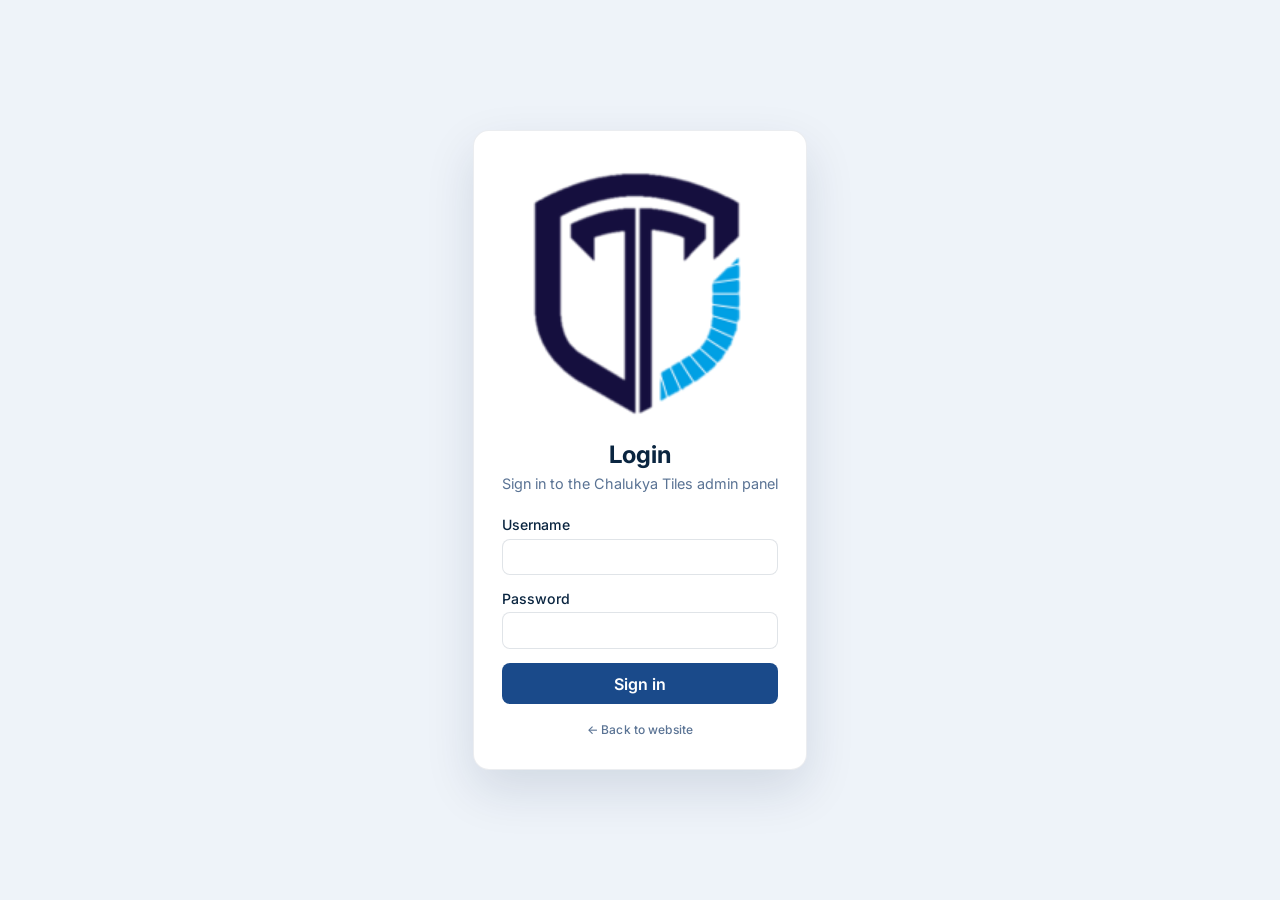
<file: templates/admin_login.html>
<!DOCTYPE html>
<html lang="en">
<head>
  <meta charset="UTF-8">
  <meta name="viewport" content="width=device-width, initial-scale=1.0">
  <meta name="robots" content="noindex, nofollow">
  <title>Login | {{ brand_name }}</title>
  <link rel="preconnect" href="https://fonts.googleapis.com">
  <link rel="preconnect" href="https://fonts.gstatic.com" crossorigin>
  <link href="https://fonts.googleapis.com/css2?family=Inter:wght@400;500;600;700&display=swap" rel="stylesheet">
  <link rel="stylesheet" href="/static/css/admin.css?v195-login">
  <link rel="icon" type="image/png" href="/static/icons/favicon-32.png?v=193" sizes="32x32">
  <link rel="icon" type="image/png" href="/static/icons/favicon-48.png?v=193" sizes="48x48">
  <link rel="icon" href="/static/icons/favicon.ico?v=193" sizes="any">
  <link rel="apple-touch-icon" href="/static/icons/apple-touch-icon.png?v=193">
</head>
<body class="admin-login-body">
  <main class="admin-login">
    <div class="admin-login__card">
      <div class="admin-login__brand">
        <img src="/static/icons/logo-chalukya.png?v=175" alt="Chalukya Tiles" width="200" height="68">
        <h1>Login</h1>
        <p>Sign in to the Chalukya Tiles admin panel</p>
      </div>
      <form class="admin-login__form" id="admin-login-form" novalidate>
        <label class="admin-field">
          <span>Username</span>
          <input type="text" name="username" autocomplete="username" required>
        </label>
        <label class="admin-field">
          <span>Password</span>
          <input type="password" name="password" autocomplete="current-password" required>
        </label>
        <p class="admin-form-error" id="login-error" hidden></p>
        <button class="admin-btn admin-btn--primary" type="submit">Sign in</button>
      </form>
      <a class="admin-login__back" href="/">← Back to website</a>
    </div>
  </main>
  <script src="/static/js/admin.js?v182-oxford" defer></script>
</body>
</html>
</file>
<file: static/css/user-guide.css>
/* ==========================================================================
   Chalukya Tiles — USER_GUIDE.html styles (standalone handbook)
   ========================================================================== */

:root {
  --ug-navy: #002147;
  --ug-navy-2: #143064;
  --ug-blue: #2f7de1;
  --ug-blue-soft: rgba(47, 125, 225, 0.12);
  --ug-text: #0a2540;
  --ug-muted: #6b7c93;
  --ug-bg: #f4f8fd;
  --ug-card: #ffffff;
  --ug-border: rgba(11, 31, 74, 0.1);
  --ug-radius: 12px;
  --ug-font: "Inter", "Poppins", system-ui, sans-serif;
  --ug-display: "Poppins", "Inter", system-ui, sans-serif;
  --ug-code-bg: #0f1b33;
}

*,
*::before,
*::after {
  box-sizing: border-box;
}

html {
  scroll-behavior: smooth;
}

body {
  margin: 0;
  font-family: var(--ug-font);
  color: var(--ug-text);
  background: var(--ug-bg);
  line-height: 1.65;
}

img {
  max-width: 100%;
  height: auto;
}

a {
  color: var(--ug-blue);
  text-decoration: none;
}

a:hover {
  text-decoration: underline;
}

code,
kbd {
  font-family: ui-monospace, SFMono-Regular, Menlo, Consolas, monospace;
  font-size: 0.88em;
}

code {
  background: var(--ug-blue-soft);
  padding: 0.1em 0.35em;
  border-radius: 4px;
}

kbd {
  background: #e8eef7;
  border: 1px solid var(--ug-border);
  border-radius: 4px;
  padding: 0.05em 0.4em;
}

.ug-wrap {
  width: min(1120px, calc(100% - 2rem));
  margin-inline: auto;
}

/* Header */
.ug-header {
  position: sticky;
  top: 0;
  z-index: 20;
  background: rgba(255, 255, 255, 0.92);
  backdrop-filter: blur(10px);
  border-bottom: 1px solid var(--ug-border);
}

.ug-header__inner {
  display: flex;
  align-items: center;
  justify-content: space-between;
  gap: 1rem;
  padding: 0.75rem 0;
}

.ug-brand {
  display: flex;
  align-items: center;
  gap: 0.85rem;
}

.ug-brand img {
  width: 160px;
  max-width: 42vw;
  height: auto;
  background: transparent;
  padding: 0;
  border-radius: 0;
  filter: none;
}

.ug-brand strong {
  display: block;
  font-family: var(--ug-display);
  font-size: 0.95rem;
}

.ug-brand span {
  display: block;
  color: var(--ug-muted);
  font-size: 0.78rem;
}

.ug-header__links {
  display: none;
  gap: 1rem;
  font-size: 0.88rem;
  font-weight: 500;
}

@media (min-width: 900px) {
  .ug-header__links {
    display: flex;
  }
}

/* Hero */
.ug-hero {
  background: linear-gradient(145deg, var(--ug-navy) 0%, var(--ug-navy-2) 55%, #1a4a8c 100%);
  color: #fff;
  padding: 2.5rem 0 2.75rem;
}

.ug-eyebrow {
  margin: 0 0 0.5rem;
  text-transform: uppercase;
  letter-spacing: 0.12em;
  font-size: 0.75rem;
  opacity: 0.85;
}

.ug-hero h1 {
  font-family: var(--ug-display);
  font-size: clamp(1.6rem, 3vw, 2.35rem);
  line-height: 1.2;
  margin: 0 0 0.85rem;
  max-width: 18ch;
}

.ug-lead {
  margin: 0 0 1.1rem;
  max-width: 62ch;
  opacity: 0.92;
  font-size: 1.02rem;
}

.ug-badges {
  display: flex;
  flex-wrap: wrap;
  gap: 0.45rem;
  margin-bottom: 1rem;
}

.ug-badges span {
  background: rgba(255, 255, 255, 0.12);
  border: 1px solid rgba(255, 255, 255, 0.18);
  border-radius: 999px;
  padding: 0.28rem 0.7rem;
  font-size: 0.78rem;
  font-weight: 500;
}

.ug-path {
  margin: 0.35rem 0 0;
  font-size: 0.88rem;
  opacity: 0.9;
}

.ug-path code {
  background: rgba(0, 0, 0, 0.25);
  color: #e8f1ff;
}

/* Layout */
.ug-layout {
  display: grid;
  gap: 1.5rem;
  padding: 1.75rem 0 3rem;
}

@media (min-width: 960px) {
  .ug-layout {
    grid-template-columns: 240px 1fr;
    align-items: start;
  }
}

.ug-toc {
  background: var(--ug-card);
  border: 1px solid var(--ug-border);
  border-radius: var(--ug-radius);
  padding: 1rem 1.1rem;
  position: sticky;
  top: 4.5rem;
  max-height: calc(100vh - 5.5rem);
  overflow: auto;
}

.ug-toc__title {
  margin: 0 0 0.6rem;
  font-family: var(--ug-display);
  font-size: 0.85rem;
  text-transform: uppercase;
  letter-spacing: 0.06em;
  color: var(--ug-muted);
}

.ug-toc ol {
  margin: 0;
  padding-left: 1.15rem;
  font-size: 0.88rem;
}

.ug-toc li {
  margin: 0.35rem 0;
}

.ug-toc a {
  color: var(--ug-text);
}

.ug-toc a:hover {
  color: var(--ug-blue);
}

.ug-main section {
  background: var(--ug-card);
  border: 1px solid var(--ug-border);
  border-radius: var(--ug-radius);
  padding: 1.35rem 1.4rem 1.5rem;
  margin-bottom: 1.1rem;
  box-shadow: 0 8px 24px rgba(11, 31, 74, 0.04);
  scroll-margin-top: 5rem;
}

.ug-main h2 {
  font-family: var(--ug-display);
  font-size: 1.35rem;
  margin: 0 0 0.85rem;
  padding-bottom: 0.55rem;
  border-bottom: 2px solid var(--ug-blue-soft);
}

.ug-main h3 {
  font-family: var(--ug-display);
  font-size: 1.05rem;
  margin: 1.25rem 0 0.55rem;
  color: var(--ug-navy);
}

.ug-main p,
.ug-main li {
  color: #243b63;
}

.ug-main ul,
.ug-main ol {
  padding-left: 1.25rem;
}

.ug-steps li {
  margin: 0.4rem 0;
}

/* Tables */
table {
  width: 100%;
  border-collapse: collapse;
  font-size: 0.9rem;
  margin: 0.75rem 0 0.25rem;
}

th,
td {
  text-align: left;
  padding: 0.6rem 0.55rem;
  border-bottom: 1px solid var(--ug-border);
  vertical-align: top;
}

th {
  color: var(--ug-muted);
  font-size: 0.78rem;
  text-transform: uppercase;
  letter-spacing: 0.04em;
  font-weight: 600;
}

/* Cards */
.ug-cards {
  display: grid;
  gap: 0.85rem;
  margin: 0.85rem 0;
}

@media (min-width: 700px) {
  .ug-cards {
    grid-template-columns: repeat(3, 1fr);
  }

  .ug-cards article:nth-child(4) {
    grid-column: span 1;
  }
}

.ug-cards article {
  background: var(--ug-bg);
  border: 1px solid var(--ug-border);
  border-radius: 10px;
  padding: 0.9rem 1rem;
}

.ug-cards h3 {
  margin: 0 0 0.35rem;
  font-size: 0.98rem;
}

.ug-cards p {
  margin: 0;
  font-size: 0.9rem;
}

/* Code / diagrams */
.ug-code,
.ug-diagram {
  background: var(--ug-code-bg);
  color: #e7eefc;
  border-radius: 10px;
  padding: 1rem 1.1rem;
  overflow-x: auto;
  font-size: 0.82rem;
  line-height: 1.55;
  border: 1px solid rgba(255, 255, 255, 0.06);
}

.ug-code code,
.ug-diagram code {
  background: transparent;
  color: inherit;
  padding: 0;
  white-space: pre;
}

.ug-note {
  background: #eef5ff;
  border-left: 3px solid var(--ug-blue);
  padding: 0.65rem 0.85rem;
  border-radius: 0 8px 8px 0;
  font-size: 0.92rem;
}

.ug-callout {
  background: linear-gradient(135deg, #143064, #1a4a8c);
  color: #fff;
  border-radius: 10px;
  padding: 1rem 1.1rem;
  margin-top: 0.85rem;
  font-size: 0.95rem;
}

.ug-callout code {
  background: rgba(0, 0, 0, 0.25);
  color: #fff;
}

.ug-footer {
  margin-top: 0.5rem;
  padding: 1.25rem 0 0.5rem;
  color: var(--ug-muted);
  font-size: 0.9rem;
  border-top: 1px solid var(--ug-border);
}

.ug-footer p {
  margin: 0;
}

@media print {
  .ug-header,
  .ug-toc {
    position: static;
  }

  .ug-layout {
    display: block;
  }

  .ug-main section {
    break-inside: avoid;
    box-shadow: none;
  }
}
</file>
<file: static/css/admin.css>
/* ==========================================================================
   Chalukya Tiles — Admin panel styles
   ========================================================================== */

:root {
  /* White + light Oxford blue admin */
  --admin-bg: #eef3f9;
  --admin-sidebar: #002147;
  --admin-sidebar-2: #0a2f5c;
  --admin-card: #ffffff;
  --admin-text: #0a2540;
  --admin-muted: #5a7394;
  --admin-border: rgba(0, 33, 71, 0.12);
  --admin-primary: #1a4a8a;
  --admin-primary-dark: #002147;
  --admin-accent: #3d5f8f;
  --admin-success: #1f6b4a;
  --admin-danger: #b33a3a;
  --admin-radius: 12px;
  --admin-shadow: 0 12px 32px rgba(0, 33, 71, 0.1);
  --font-sans: "Inter", "Poppins", system-ui, sans-serif;
  --font-display: "Poppins", "Inter", system-ui, sans-serif;
}

*,
*::before,
*::after {
  box-sizing: border-box;
}

html,
body {
  margin: 0;
  padding: 0;
}

body.admin-body,
body.admin-login-body {
  font-family: var(--font-sans);
  color: var(--admin-text);
  background: var(--admin-bg);
  min-height: 100vh;
}

body.admin-menu-open,
html.admin-menu-open {
  overflow: hidden;
}

/* --------------------------------------------------------------------------
   Login
   -------------------------------------------------------------------------- */
.admin-login-body {
  display: grid;
  place-items: center;
  padding: 1.5rem;
  background:
    radial-gradient(circle at top right, rgba(107, 140, 184, 0.28), transparent 42%),
    radial-gradient(circle at bottom left, rgba(0, 33, 71, 0.12), transparent 48%),
    linear-gradient(160deg, #ffffff 0%, #eef3f9 48%, #d6e2f0 100%);
}

.admin-login__card {
  width: min(420px, 100%);
  background: #ffffff;
  border-radius: 16px;
  padding: 2rem 1.75rem;
  box-shadow: 0 20px 50px rgba(0, 33, 71, 0.12);
  border: 1px solid rgba(0, 33, 71, 0.08);
}

.admin-login__brand {
  text-align: center;
  margin-bottom: 1.5rem;
}

.admin-login__brand img {
  display: block;
  margin: 0 auto 0.85rem;
  height: auto;
  max-width: 240px;
  width: 100%;
  background: transparent;
  padding: 0;
  border-radius: 0;
  border: none;
  filter: none;
}

.admin-login__brand-name {
  display: none !important;
}

.admin-login__brand h1 {
  font-family: var(--font-display);
  font-size: 1.5rem;
  margin: 0 0 0.35rem;
}

.admin-login__brand p {
  margin: 0;
  color: var(--admin-muted);
  font-size: 0.9rem;
}

.admin-login__form {
  display: grid;
  gap: 0.9rem;
}

.admin-login__hint {
  margin: 1rem 0 0;
  font-size: 0.78rem;
  color: var(--admin-muted);
  text-align: center;
}

.admin-login__hint code {
  background: #eef4fb;
  padding: 0.1rem 0.35rem;
  border-radius: 4px;
}

.admin-login__back {
  display: block;
  margin-top: 1.1rem;
  text-align: center;
  color: var(--admin-muted);
  text-decoration: none;
  font-size: 0.75rem;
  font-weight: 500;
  letter-spacing: 0.01em;
  line-height: 1.3;
}

.admin-login__back:hover {
  color: var(--admin-primary);
  text-decoration: underline;
}

/* --------------------------------------------------------------------------
   Shell + collapsible side menu
   -------------------------------------------------------------------------- */
.admin-shell {
  --admin-sidebar-width: 260px;
  display: grid;
  grid-template-columns: var(--admin-sidebar-width) 1fr;
  min-height: 100vh;
  transition: grid-template-columns 0.28s ease;
}

/* Desktop: menu closed — full-width content */
.admin-shell.is-sidebar-closed {
  grid-template-columns: 0 1fr;
}

.admin-sidebar {
  background:
    linear-gradient(180deg, #002147 0%, #0a2f5c 55%, #123a6e 100%);
  color: #eef3f9;
  padding: 1.1rem 0.85rem;
  display: flex;
  flex-direction: column;
  gap: 0.55rem;
  position: sticky;
  top: 0;
  height: 100vh;
  width: var(--admin-sidebar-width);
  max-width: 100%;
  overflow-x: hidden;
  overflow-y: auto;
  z-index: 30;
  font-size: 0.9rem; /* ~ -1.5px vs 1rem base */
  transition:
    transform 0.28s ease,
    opacity 0.2s ease,
    width 0.28s ease,
    padding 0.28s ease;
  box-shadow: 4px 0 24px rgba(6, 18, 46, 0.12);
}

/* Desktop closed: slide sidebar away */
.admin-shell.is-sidebar-closed .admin-sidebar {
  width: 0;
  padding-left: 0;
  padding-right: 0;
  opacity: 0;
  pointer-events: none;
  transform: translateX(-12px);
  overflow: hidden;
  border: 0;
  box-shadow: none;
}

/* Top-left brand corner: full white panel + logo + ADMIN in logo blue */
.admin-sidebar__brand {
  display: flex;
  align-items: center;
  gap: 0.75rem;
  flex-shrink: 0;
  background: #ffffff;
  border-bottom: 1px solid rgba(0, 33, 71, 0.1);
  border-radius: 0;
  margin: -1.1rem -0.85rem 0.75rem;
  padding: 1.1rem 0.85rem 1rem;
  width: calc(100% + 1.7rem);
  max-width: none;
  box-sizing: border-box;
}

.admin-sidebar__brand--stack {
  flex-direction: column;
  align-items: center;
  text-align: center;
  gap: 0.5rem;
  padding: 1.15rem 0.85rem 1.05rem;
}

.admin-sidebar__brand img {
  max-width: 180px;
  width: 100%;
  height: auto;
  filter: none;
  flex-shrink: 0;
  background: transparent !important;
  padding: 0;
  border-radius: 0;
  box-shadow: none;
}

.admin-sidebar__brand--stack img {
  max-width: 108px;
}

.admin-sidebar__brand-name {
  display: none !important;
}

.admin-sidebar__brand strong {
  font-family: var(--font-display);
  letter-spacing: 0.04em;
  text-transform: uppercase;
  font-size: 0.72rem;
  opacity: 0.9;
  flex: 1;
  min-width: 0;
}

.admin-sidebar__admin-title {
  display: block;
  font-family: var(--font-display);
  font-size: 1.85rem;
  font-weight: 700;
  letter-spacing: 0.2em;
  text-transform: uppercase;
  /* Match logo mark blue (deep navy / Oxford) */
  color: #150f3e;
  line-height: 1.1;
  text-shadow: none;
  margin-top: 0.35rem;
}

.admin-sidebar__menu-title {
  margin: 0.25rem 0.5rem 0;
  font-size: 0.65rem;
  font-weight: 600;
  letter-spacing: 0.12em;
  text-transform: uppercase;
  color: rgba(238, 243, 249, 0.55);
}

.admin-nav {
  display: flex;
  flex-direction: column;
  gap: 0.2rem;
  flex: 1;
}

.admin-nav__group {
  margin: 0.7rem 0.45rem 0.2rem;
  font-size: 0.6rem;
  font-weight: 700;
  letter-spacing: 0.12em;
  text-transform: uppercase;
  color: rgba(166, 196, 232, 0.75);
}

.admin-export-btns {
  display: flex;
  flex-wrap: wrap;
  gap: 0.35rem;
}

/* Lead / query actions — compact dropdown (no overflow) */
.admin-comm-actions {
  min-width: 8.5rem;
  max-width: 11rem;
  vertical-align: middle;
}

.admin-action-dd {
  display: block;
  width: 100%;
}

.admin-action-select {
  display: block;
  width: 100%;
  max-width: 10.5rem;
  appearance: none;
  -webkit-appearance: none;
  border: 1px solid var(--admin-border);
  border-radius: 8px;
  background: #fff
    url("data:image/svg+xml,%3Csvg xmlns='http://www.w3.org/2000/svg' width='12' height='8' viewBox='0 0 12 8'%3E%3Cpath fill='%236b7c93' d='M1 1l5 5 5-5'/%3E%3C/svg%3E")
    no-repeat right 0.55rem center / 10px;
  padding: 0.4rem 1.6rem 0.4rem 0.55rem;
  font: inherit;
  font-size: 0.8rem;
  font-weight: 500;
  color: var(--admin-text);
  cursor: pointer;
  line-height: 1.3;
}

.admin-action-select:hover,
.admin-action-select:focus {
  border-color: rgba(47, 125, 225, 0.45);
  outline: 2px solid rgba(47, 125, 225, 0.2);
  outline-offset: 1px;
}

.admin-action-select option:disabled {
  color: #a0aec0;
}

.admin-table tr.is-low-stock td {
  background: rgba(255, 193, 7, 0.12);
}

/* Inventory Public / Private toggle */
.admin-vis-toggle {
  display: inline-flex;
  align-items: center;
  gap: 0.45rem;
  cursor: pointer;
  user-select: none;
  vertical-align: middle;
}

.admin-vis-toggle input {
  position: absolute;
  opacity: 0;
  width: 0;
  height: 0;
  pointer-events: none;
}

.admin-vis-toggle__track {
  position: relative;
  width: 40px;
  height: 22px;
  border-radius: 999px;
  background: #c5d0e0;
  flex-shrink: 0;
  transition: background 0.2s ease;
}

.admin-vis-toggle__thumb {
  position: absolute;
  top: 2px;
  left: 2px;
  width: 18px;
  height: 18px;
  border-radius: 50%;
  background: #fff;
  box-shadow: 0 1px 3px rgba(0, 0, 0, 0.2);
  transition: transform 0.2s ease;
}

.admin-vis-toggle.is-public .admin-vis-toggle__track,
.admin-vis-toggle input:checked + .admin-vis-toggle__track {
  background: var(--admin-success, #2f7d4a);
}

.admin-vis-toggle.is-public .admin-vis-toggle__thumb,
.admin-vis-toggle input:checked + .admin-vis-toggle__track .admin-vis-toggle__thumb {
  transform: translateX(18px);
}

.admin-vis-toggle__label {
  font-size: 0.75rem;
  font-weight: 600;
  min-width: 3.2rem;
  color: var(--admin-muted);
}

.admin-vis-toggle.is-public .admin-vis-toggle__label {
  color: var(--admin-success, #2f7d4a);
}

.admin-vis-toggle.is-private .admin-vis-toggle__label {
  color: var(--admin-muted);
}

/* Inventory edit button (corner of name cell) */
.admin-inv-name-cell {
  display: flex;
  align-items: flex-start;
  justify-content: space-between;
  gap: 0.5rem;
  min-width: 8rem;
}

.admin-inv-edit-btn {
  appearance: none;
  border: 1px solid var(--admin-border);
  background: #fff;
  color: var(--admin-primary);
  width: 1.85rem;
  height: 1.85rem;
  border-radius: 8px;
  display: inline-flex;
  align-items: center;
  justify-content: center;
  cursor: pointer;
  flex-shrink: 0;
  margin-left: auto;
  box-shadow: 0 1px 3px rgba(11, 31, 74, 0.08);
  transition: background 0.15s ease, border-color 0.15s ease, color 0.15s ease;
}

.admin-inv-edit-btn:hover {
  background: rgba(47, 125, 225, 0.1);
  border-color: rgba(47, 125, 225, 0.4);
  color: var(--admin-primary-dark);
}

/* Modal */
.admin-modal {
  position: fixed;
  inset: 0;
  z-index: 80;
  display: flex;
  align-items: center;
  justify-content: center;
  padding: 1rem;
}

.admin-modal[hidden] {
  display: none !important;
}

.admin-modal__backdrop {
  position: absolute;
  inset: 0;
  background: rgba(6, 18, 46, 0.5);
  border: 0;
  cursor: pointer;
}

.admin-modal__dialog {
  position: relative;
  z-index: 1;
  width: min(640px, 100%);
  max-height: min(90vh, 900px);
  overflow: auto;
  background: #fff;
  border-radius: 14px;
  box-shadow: 0 20px 50px rgba(6, 18, 46, 0.25);
  padding: 1.15rem 1.25rem 1.35rem;
}

.admin-modal__head {
  display: flex;
  align-items: center;
  justify-content: space-between;
  gap: 0.75rem;
  margin-bottom: 1rem;
  padding-bottom: 0.75rem;
  border-bottom: 1px solid var(--admin-border);
}

.admin-modal__head h2 {
  margin: 0;
  font-family: var(--font-display);
  font-size: 1.15rem;
}

.admin-modal__x {
  appearance: none;
  border: 1px solid var(--admin-border);
  background: #fff;
  width: 2rem;
  height: 2rem;
  border-radius: 8px;
  font-size: 1.25rem;
  line-height: 1;
  cursor: pointer;
  color: var(--admin-text);
}

.admin-modal__actions {
  display: flex;
  justify-content: flex-end;
  gap: 0.5rem;
  margin-top: 0.5rem;
  padding-top: 0.75rem;
  border-top: 1px solid var(--admin-border);
}

body.admin-modal-open {
  overflow: hidden;
}

.admin-sub-tag {
  color: var(--admin-muted);
  font-size: 0.72rem;
  font-weight: 500;
}

.admin-topbar__right {
  display: flex;
  align-items: center;
  gap: 0.5rem;
  margin-left: auto;
}

.admin-topbar__right[hidden] {
  display: none !important;
}

.admin-charts-btn {
  appearance: none;
  border: 1px solid var(--admin-border);
  background: linear-gradient(180deg, #fff, #f3f7fd);
  color: var(--admin-primary);
  width: 42px;
  height: 42px;
  border-radius: 12px;
  display: inline-flex;
  align-items: center;
  justify-content: center;
  cursor: pointer;
  box-shadow: var(--admin-shadow);
}

.admin-charts-btn:hover {
  border-color: rgba(47, 125, 225, 0.45);
  color: var(--admin-primary-dark);
}

.admin-charts {
  position: fixed;
  inset: 0;
  z-index: 90;
  display: flex;
  align-items: stretch;
  justify-content: flex-end;
}

.admin-charts[hidden] {
  display: none !important;
}

.admin-charts__backdrop {
  position: absolute;
  inset: 0;
  background: rgba(7, 24, 51, 0.45);
}

.admin-charts__panel {
  position: relative;
  z-index: 1;
  width: min(720px, 100%);
  height: 100%;
  overflow: auto;
  background: var(--admin-bg);
  box-shadow: -12px 0 40px rgba(7, 24, 51, 0.2);
  padding: 1rem 1.1rem 1.5rem;
}

.admin-charts__head {
  display: flex;
  align-items: center;
  justify-content: space-between;
  margin-bottom: 0.85rem;
}

.admin-charts__head h2 {
  margin: 0;
  font-family: var(--font-display);
  font-size: 1.2rem;
  color: var(--admin-text);
}

.admin-charts__grid {
  display: grid;
  gap: 0.85rem;
}

.admin-charts__title {
  margin: 0 0 0.5rem;
  font-size: 0.9rem;
  font-weight: 600;
}

.admin-charts canvas {
  width: 100% !important;
  max-width: 100%;
  display: block;
  background: #fff;
  border-radius: 8px;
}

.admin-export-grid {
  display: grid;
  gap: 0.75rem;
  grid-template-columns: repeat(auto-fill, minmax(180px, 1fr));
}

.admin-export-label {
  display: block;
  font-size: 0.78rem;
  font-weight: 600;
  margin-bottom: 0.3rem;
  color: var(--admin-text);
}

.admin-import-area {
  width: 100%;
  border: 1px solid var(--admin-border);
  border-radius: 10px;
  padding: 0.75rem;
  font-family: ui-monospace, Consolas, monospace;
  font-size: 0.8rem;
  min-height: 160px;
  resize: vertical;
}

body.admin-body {
  background:
    radial-gradient(circle at top right, rgba(107, 140, 184, 0.14), transparent 42%),
    radial-gradient(circle at bottom left, rgba(0, 33, 71, 0.06), transparent 48%),
    var(--admin-bg);
}

/* Permission gating: never show denied tabs */
.admin-nav__item[hidden],
.admin-nav__item.is-denied,
.admin-nav__group[hidden] {
  display: none !important;
}

.admin-sidebar.is-perms-loading .admin-nav {
  opacity: 0.35;
  pointer-events: none;
}

.admin-sidebar.is-perms-ready .admin-nav {
  opacity: 1;
  pointer-events: auto;
}

.admin-nav__item {
  appearance: none;
  border: 0;
  background: transparent;
  color: rgba(238, 243, 249, 0.9);
  text-align: left;
  padding: 0.48rem 0.65rem;
  border-radius: 8px;
  font: inherit;
  font-size: 0.8rem; /* menu text ~ -1.5px smaller */
  font-weight: 500;
  cursor: pointer;
  transition: background 0.15s ease, color 0.15s ease;
  display: flex;
  align-items: center;
  gap: 0.5rem;
  width: 100%;
  white-space: nowrap;
  line-height: 1.25;
}

.admin-nav__text {
  font-size: inherit;
}

.admin-nav__icon {
  width: 1.1rem;
  text-align: center;
  opacity: 0.85;
  flex-shrink: 0;
  font-size: 0.82rem;
}

.admin-nav__item:hover,
.admin-nav__item.is-active {
  background: rgba(255, 255, 255, 0.1);
  color: #ffffff;
}

.admin-nav__item.is-active {
  background: rgba(107, 140, 184, 0.28);
  box-shadow: inset 3px 0 0 #9ec5ff;
  color: #ffffff;
  font-weight: 600;
}

.admin-sidebar__foot {
  border-top: 1px solid rgba(255, 255, 255, 0.12);
  padding-top: 1rem;
  display: grid;
  gap: 0.5rem;
  flex-shrink: 0;
}

.admin-user {
  margin: 0;
  font-size: 0.75rem;
  color: rgba(238, 243, 249, 0.8);
}

.admin-link {
  color: #9ec5ff;
  text-decoration: none;
  font-size: 0.78rem;
}

/* Screen-reader only (action dropdown labels) */
.sr-only {
  position: absolute;
  width: 1px;
  height: 1px;
  padding: 0;
  margin: -1px;
  overflow: hidden;
  clip: rect(0, 0, 0, 0);
  white-space: nowrap;
  border: 0;
}

.admin-main {
  padding: 1.25rem 1.5rem 2.5rem;
  min-width: 0;
  transition: padding 0.28s ease;
}

.admin-topbar {
  display: flex;
  align-items: center;
  justify-content: space-between;
  gap: 1rem;
  margin-bottom: 1.25rem;
  flex-wrap: wrap;
}

.admin-topbar__left {
  display: flex;
  align-items: center;
  gap: 0.75rem;
  min-width: 0;
  flex: 1;
}

.admin-topbar__titles {
  min-width: 0;
}

.admin-topbar__title {
  margin: 0;
  font-family: var(--font-display);
  font-size: 1.45rem;
}

.admin-topbar__sub {
  margin: 0.15rem 0 0;
  color: var(--admin-muted);
  font-size: 0.9rem;
}

/* Hamburger — always available */
.admin-menu-btn {
  display: inline-flex;
  align-items: center;
  justify-content: center;
  border: 1px solid var(--admin-border);
  background: #fff;
  border-radius: 10px;
  width: 42px;
  height: 42px;
  cursor: pointer;
  flex-shrink: 0;
  box-shadow: var(--admin-shadow);
  transition: background 0.15s ease, border-color 0.15s ease;
}

.admin-menu-btn:hover {
  border-color: rgba(47, 125, 225, 0.35);
  background: #f7faff;
}

.admin-menu-btn__bars {
  display: flex;
  flex-direction: column;
  gap: 5px;
  width: 18px;
}

.admin-menu-btn__bars span {
  display: block;
  height: 2px;
  width: 100%;
  background: var(--admin-text);
  border-radius: 2px;
  transition: transform 0.2s ease, opacity 0.2s ease;
}

.admin-shell:not(.is-sidebar-closed) .admin-menu-btn__bars span:nth-child(1) {
  transform: translateY(7px) rotate(45deg);
}

.admin-shell:not(.is-sidebar-closed) .admin-menu-btn__bars span:nth-child(2) {
  opacity: 0;
}

.admin-shell:not(.is-sidebar-closed) .admin-menu-btn__bars span:nth-child(3) {
  transform: translateY(-7px) rotate(-45deg);
}

/* Toggle switch control */
.admin-menu-switch {
  display: inline-flex;
  align-items: center;
  gap: 0.5rem;
  cursor: pointer;
  user-select: none;
  flex-shrink: 0;
  padding: 0.35rem 0.55rem;
  border-radius: 999px;
  border: 1px solid var(--admin-border);
  background: #fff;
  box-shadow: var(--admin-shadow);
}

.admin-menu-switch__text {
  font-size: 0.82rem;
  font-weight: 600;
  color: var(--admin-text);
}

.admin-menu-switch__state {
  font-size: 0.75rem;
  font-weight: 600;
  color: var(--admin-muted);
  min-width: 2.4rem;
}

.admin-menu-switch__track {
  position: relative;
  width: 44px;
  height: 24px;
  border-radius: 999px;
  background: #c5d0e0;
  transition: background 0.2s ease;
  flex-shrink: 0;
}

.admin-menu-switch__track input {
  position: absolute;
  inset: 0;
  width: 100%;
  height: 100%;
  margin: 0;
  opacity: 0;
  cursor: pointer;
  z-index: 2;
}

.admin-menu-switch__thumb {
  position: absolute;
  top: 3px;
  left: 3px;
  width: 18px;
  height: 18px;
  border-radius: 50%;
  background: #fff;
  box-shadow: 0 1px 4px rgba(0, 0, 0, 0.2);
  transition: transform 0.2s ease;
  pointer-events: none;
}

.admin-menu-switch__track input:checked + .admin-menu-switch__thumb {
  transform: translateX(20px);
}

.admin-menu-switch__track:has(input:checked),
.admin-menu-switch__track input:checked ~ .admin-menu-switch__thumb {
  /* track color via parent */
}

.admin-menu-switch__track:has(input:checked) {
  background: var(--admin-primary);
}

/* Fallback when :has not needed — JS also sets data attribute */
.admin-menu-switch.is-on .admin-menu-switch__track {
  background: var(--admin-primary);
}

.admin-menu-switch.is-on .admin-menu-switch__thumb {
  transform: translateX(20px);
}

.admin-menu-switch.is-on .admin-menu-switch__state {
  color: var(--admin-primary-dark);
}

/* Backdrop (mobile drawer mode) */
.admin-sidebar-backdrop {
  display: none;
  position: fixed;
  inset: 0;
  background: rgba(6, 18, 46, 0.45);
  z-index: 25;
  border: 0;
  padding: 0;
  margin: 0;
  cursor: pointer;
}

.admin-sidebar-backdrop.is-visible {
  display: block;
}

/* --------------------------------------------------------------------------
   Panels / cards
   -------------------------------------------------------------------------- */
.admin-panel {
  display: none;
  gap: 1.1rem;
  flex-direction: column;
}

.admin-panel.is-active {
  display: flex;
}

.admin-card {
  background: var(--admin-card);
  border: 1px solid var(--admin-border);
  border-radius: var(--admin-radius);
  box-shadow: var(--admin-shadow);
  padding: 1.1rem 1.2rem;
}

.admin-card__head {
  display: flex;
  align-items: center;
  justify-content: space-between;
  gap: 0.75rem;
  margin-bottom: 0.9rem;
}

.admin-card__head h2 {
  margin: 0;
  font-family: var(--font-display);
  font-size: 1.05rem;
}

.admin-help {
  margin: -0.4rem 0 1rem;
  color: var(--admin-muted);
  font-size: 0.9rem;
}

.admin-stats {
  display: grid;
  grid-template-columns: repeat(2, minmax(0, 1fr));
  gap: 0.85rem;
}

@media (min-width: 900px) {
  .admin-stats {
    grid-template-columns: repeat(4, minmax(0, 1fr));
  }
}

.admin-stat {
  background: #fff;
  border: 1px solid var(--admin-border);
  border-radius: var(--admin-radius);
  padding: 1rem 1.1rem;
  box-shadow: var(--admin-shadow);
}

.admin-stat__label {
  display: block;
  color: var(--admin-muted);
  font-size: 0.8rem;
  margin-bottom: 0.35rem;
}

.admin-stat__value {
  font-family: var(--font-display);
  font-size: 1.45rem;
  font-weight: 700;
  color: var(--admin-text);
}

.admin-stat__meta {
  display: block;
  margin-top: 0.25rem;
  font-size: 0.78rem;
  color: var(--admin-muted);
}

.admin-grid-2 {
  display: grid;
  gap: 1.1rem;
}

@media (min-width: 1000px) {
  .admin-grid-2 {
    grid-template-columns: 1fr 1fr;
  }

  .admin-grid-2--form {
    grid-template-columns: minmax(280px, 420px) 1fr;
  }
}

/* --------------------------------------------------------------------------
   Forms / buttons
   -------------------------------------------------------------------------- */
.admin-form {
  display: grid;
  gap: 0.85rem;
}

.admin-form--inline {
  grid-template-columns: repeat(auto-fit, minmax(160px, 1fr));
  align-items: end;
}

.admin-form-row {
  display: grid;
  gap: 0.75rem;
}

@media (min-width: 640px) {
  .admin-form-row {
    grid-template-columns: 1fr 1fr;
  }
}

.admin-field {
  display: grid;
  gap: 0.35rem;
  font-size: 0.88rem;
}

.admin-field--wide {
  grid-column: 1 / -1;
}

.admin-field span {
  font-weight: 500;
  color: var(--admin-text);
}

.admin-field input,
.admin-field select,
.admin-field textarea {
  width: 100%;
  border: 1px solid var(--admin-border);
  border-radius: 8px;
  padding: 0.55rem 0.7rem;
  font: inherit;
  color: var(--admin-text);
  background: #fff;
}

.admin-field input:focus,
.admin-field select:focus,
.admin-field textarea:focus {
  outline: 2px solid rgba(47, 125, 225, 0.35);
  border-color: var(--admin-primary);
}

.admin-btn {
  appearance: none;
  border: 0;
  border-radius: 8px;
  padding: 0.65rem 1rem;
  font: inherit;
  font-weight: 600;
  cursor: pointer;
  display: inline-flex;
  align-items: center;
  justify-content: center;
  gap: 0.35rem;
  transition: background 0.15s ease, color 0.15s ease, border-color 0.15s ease;
}

.admin-btn--primary {
  background: var(--admin-primary);
  color: #fff;
}

.admin-btn--primary:hover {
  background: var(--admin-primary-dark);
}

.admin-btn--outline {
  background: #fff;
  color: var(--admin-primary);
  border: 1px solid rgba(47, 125, 225, 0.35);
}

.admin-btn--ghost {
  background: transparent;
  color: #fff;
  border: 1px solid rgba(255, 255, 255, 0.25);
}

.admin-btn--sm {
  padding: 0.4rem 0.7rem;
  font-size: 0.85rem;
}

.admin-btn--danger {
  background: transparent;
  color: var(--admin-danger);
  border: 1px solid rgba(179, 58, 58, 0.3);
}

.admin-btn--danger:hover {
  background: rgba(179, 58, 58, 0.08);
}

.admin-form-error {
  margin: 0;
  color: var(--admin-danger);
  font-size: 0.88rem;
}

.admin-badge {
  display: inline-flex;
  align-items: center;
  justify-content: center;
  min-width: 1.6rem;
  height: 1.6rem;
  padding: 0 0.4rem;
  border-radius: 999px;
  background: rgba(47, 125, 225, 0.12);
  color: var(--admin-primary-dark);
  font-size: 0.8rem;
  font-weight: 600;
}

/* --------------------------------------------------------------------------
   Tables / media
   -------------------------------------------------------------------------- */
.admin-table-wrap {
  overflow-x: auto;
}

.admin-table {
  width: 100%;
  border-collapse: collapse;
  font-size: 0.88rem;
}

.admin-table th,
.admin-table td {
  text-align: left;
  padding: 0.65rem 0.55rem;
  border-bottom: 1px solid var(--admin-border);
  vertical-align: top;
}

.admin-table th {
  color: var(--admin-muted);
  font-weight: 600;
  font-size: 0.78rem;
  text-transform: uppercase;
  letter-spacing: 0.04em;
}

.admin-table td {
  color: var(--admin-text);
}

.admin-empty {
  color: var(--admin-muted);
  font-size: 0.9rem;
  padding: 0.75rem 0;
}

.admin-status {
  display: inline-block;
  padding: 0.15rem 0.5rem;
  border-radius: 999px;
  font-size: 0.75rem;
  font-weight: 600;
  background: #eef4fb;
  color: var(--admin-text);
  text-transform: capitalize;
}

.admin-status--approved {
  background: #e8f7ee;
  color: #0f6b35;
}

.admin-status--rejected {
  background: #fdecec;
  color: #9b1c1c;
}

.admin-row-actions {
  display: flex;
  flex-wrap: wrap;
  gap: 0.35rem;
  align-items: center;
}

.admin-help--tight {
  margin-top: 0.5rem;
}

.admin-perm-grid {
  display: grid;
  grid-template-columns: repeat(auto-fill, minmax(200px, 1fr));
  gap: 0.45rem 0.75rem;
  margin: 0.5rem 0 1rem;
  padding: 0.75rem;
  background: #f4f7fb;
  border: 1px solid var(--admin-border);
  border-radius: 10px;
}

.admin-perm-item {
  display: flex;
  align-items: center;
  gap: 0.45rem;
  font-size: 0.85rem;
  color: var(--admin-text);
  cursor: pointer;
  user-select: none;
}

.admin-perm-item input {
  width: 1rem;
  height: 1rem;
  accent-color: var(--admin-primary);
}

.admin-perm-tags {
  display: flex;
  flex-wrap: wrap;
  gap: 0.25rem;
  max-width: 22rem;
}

.admin-perm-tag {
  display: inline-block;
  padding: 0.1rem 0.4rem;
  border-radius: 999px;
  background: #e8eef8;
  color: #0a2540;
  font-size: 0.68rem;
  font-weight: 600;
}

.admin-user-edit {
  border: 1px solid var(--admin-border);
  border-radius: 10px;
  padding: 0.75rem;
  margin-top: 0.5rem;
  background: #fff;
}

.admin-status--new,
.admin-status--pending {
  background: #fff4df;
  color: #8a5a00;
}

.admin-status--completed,
.admin-status--won,
.admin-status--qualified {
  background: #e4f5ea;
  color: var(--admin-success);
}

.admin-status--cancelled,
.admin-status--lost {
  background: #fdeaea;
  color: var(--admin-danger);
}

.admin-media-grid {
  display: grid;
  grid-template-columns: repeat(auto-fill, minmax(160px, 1fr));
  gap: 0.85rem;
}

.admin-media-card {
  border: 1px solid var(--admin-border);
  border-radius: 10px;
  overflow: hidden;
  background: #ffffff;
}

.admin-media-card img {
  width: 100%;
  aspect-ratio: 4 / 3;
  object-fit: contain;
  display: block;
  background: #ffffff;
}

.admin-media-card__body {
  padding: 0.65rem 0.7rem 0.8rem;
}

.admin-media-card__body h3 {
  margin: 0 0 0.25rem;
  font-size: 0.92rem;
}

.admin-media-card__body p {
  margin: 0 0 0.2rem;
  font-size: 0.78rem;
  color: var(--admin-muted);
}

.admin-media-card__actions {
  margin-top: 0.55rem;
  display: flex;
  gap: 0.4rem;
  flex-wrap: wrap;
}

.admin-video-list {
  display: grid;
  gap: 0.85rem;
}

.admin-video-item {
  border: 1px solid var(--admin-border);
  border-radius: 10px;
  padding: 0.85rem;
  display: grid;
  gap: 0.55rem;
}

.admin-video-item video {
  width: 100%;
  max-height: 220px;
  border-radius: 8px;
  background: #0b1f4a;
}

.admin-video-item h3 {
  margin: 0;
  font-size: 0.98rem;
}

.admin-video-item p {
  margin: 0;
  color: var(--admin-muted);
  font-size: 0.85rem;
}

.admin-toast {
  position: sticky;
  top: 0.75rem;
  z-index: 20;
  margin-bottom: 0.85rem;
  padding: 0.7rem 0.95rem;
  border-radius: 10px;
  background: #143064;
  color: #fff;
  box-shadow: var(--admin-shadow);
  font-size: 0.9rem;
}

.admin-toast.is-error {
  background: var(--admin-danger);
}

.admin-toast.is-success {
  background: var(--admin-success);
}

/* --------------------------------------------------------------------------
   Mobile / tablet — off-canvas drawer (fixed stacking + full scroll)
   -------------------------------------------------------------------------- */
@media (max-width: 900px) {
  .admin-shell,
  .admin-shell.is-sidebar-closed {
    grid-template-columns: 1fr;
    min-height: 100dvh;
  }

  /* Full-screen dimmer under the drawer, above page content */
  .admin-sidebar-backdrop {
    display: none;
    position: fixed;
    inset: 0;
    z-index: 45;
    background: rgba(7, 24, 51, 0.55);
    -webkit-tap-highlight-color: transparent;
  }

  .admin-sidebar-backdrop.is-visible {
    display: block;
  }

  /* Drawer — always fixed; closed = off-screen */
  .admin-sidebar,
  .admin-shell.is-sidebar-closed .admin-sidebar {
    position: fixed !important;
    top: 0;
    left: 0;
    bottom: 0;
    width: min(300px, 86vw);
    max-width: 300px;
    height: 100vh;
    height: 100dvh;
    max-height: 100dvh;
    z-index: 50;
    padding: 0.85rem 0.75rem calc(1rem + env(safe-area-inset-bottom, 0px));
    margin: 0;
    opacity: 1;
    transform: translateX(-105%);
    pointer-events: none;
    box-shadow: 8px 0 32px rgba(6, 18, 46, 0.28);
    transition: transform 0.28s ease;
    overflow: hidden; /* scroll lives on .admin-nav */
    display: flex;
    flex-direction: column;
  }

  .admin-shell:not(.is-sidebar-closed) .admin-sidebar,
  .admin-sidebar.is-open {
    transform: translateX(0);
    pointer-events: auto;
  }

  /* Brand white corner stays full-width at top of drawer */
  .admin-sidebar__brand,
  .admin-sidebar__brand--stack {
    flex-shrink: 0;
    margin: -1.1rem -0.85rem 0.65rem;
    padding: 1rem 0.85rem 0.9rem;
    width: calc(100% + 1.7rem);
    background: #ffffff;
  }

  .admin-sidebar__brand--stack img {
    max-width: 130px;
  }

  .admin-sidebar__admin-title {
    font-size: 1.2rem;
    letter-spacing: 0.16em;
    color: #150f3e;
  }

  /* Nav scrolls so System / footer items are always reachable */
  .admin-nav {
    flex: 1 1 auto;
    min-height: 0;
    overflow-y: auto;
    overflow-x: hidden;
    -webkit-overflow-scrolling: touch;
    overscroll-behavior: contain;
    padding-bottom: 0.5rem;
  }

  .admin-sidebar__foot {
    flex-shrink: 0;
    margin-top: 0;
    padding-top: 0.75rem;
    padding-bottom: env(safe-area-inset-bottom, 0px);
  }

  /* Top bar stays usable; hamburger above drawer */
  .admin-topbar {
    position: sticky;
    top: 0;
    z-index: 30;
    flex-wrap: wrap;
    gap: 0.65rem;
    margin: -0.25rem -0.25rem 1rem;
    padding: 0.5rem 0.25rem 0.65rem;
    background: linear-gradient(
      180deg,
      rgba(232, 238, 248, 0.98) 70%,
      rgba(232, 238, 248, 0)
    );
  }

  body.admin-menu-open .admin-topbar {
    z-index: 55; /* above drawer so ☰ can close */
    background: transparent;
    pointer-events: none; /* only button re-enabled below */
  }

  body.admin-menu-open .admin-menu-btn {
    pointer-events: auto;
    position: relative;
    z-index: 60;
    background: #fff;
    box-shadow: 0 4px 16px rgba(7, 24, 51, 0.25);
  }

  /* Hide title + charts/refresh while menu open (avoids overlapping drawer) */
  body.admin-menu-open .admin-topbar__titles,
  body.admin-menu-open .admin-topbar__right {
    visibility: hidden;
    opacity: 0;
  }

  .admin-topbar__left {
    flex: 1 1 auto;
    min-width: 0;
    gap: 0.55rem;
  }

  .admin-topbar__title {
    font-size: 1.15rem;
    line-height: 1.2;
  }

  .admin-topbar__sub {
    display: none;
  }

  .admin-topbar__right {
    flex: 0 0 auto;
    margin-left: 0;
  }

  .admin-main {
    padding: 0.75rem 0.85rem calc(1.5rem + env(safe-area-inset-bottom, 0px));
    width: 100%;
    max-width: 100vw;
    overflow-x: hidden;
  }

  .admin-panel {
    width: 100%;
    max-width: 100%;
  }

  .admin-card {
    padding: 0.9rem 0.85rem;
  }

  .admin-card__head {
    flex-wrap: wrap;
    gap: 0.5rem;
  }

  .admin-stats {
    grid-template-columns: repeat(2, minmax(0, 1fr));
    gap: 0.65rem;
  }

  .admin-stat {
    padding: 0.75rem 0.7rem;
    min-width: 0;
  }

  .admin-stat__value {
    font-size: 1.15rem;
    word-break: break-word;
  }

  .admin-stat__label,
  .admin-stat__meta {
    font-size: 0.72rem;
  }

  .admin-grid-2,
  .admin-grid-2--form {
    grid-template-columns: 1fr;
  }

  .admin-table-wrap {
    margin: 0 -0.15rem;
    -webkit-overflow-scrolling: touch;
  }

  .admin-table {
    font-size: 0.8rem;
  }

  .admin-form--inline {
    grid-template-columns: 1fr;
  }

  .admin-form-row {
    grid-template-columns: 1fr;
  }

  .admin-modal__dialog {
    width: 100%;
    max-height: 92dvh;
    margin: 0;
    border-radius: 14px 14px 0 0;
  }

  .admin-modal {
    align-items: flex-end;
    padding: 0;
  }

  .admin-charts__panel {
    width: 100%;
    border-radius: 14px 14px 0 0;
    max-height: 92dvh;
  }

  .admin-charts {
    align-items: flex-end;
  }

  body.admin-menu-open {
    overflow: hidden;
    touch-action: none;
  }

  body.admin-menu-open .admin-main {
    pointer-events: none;
  }
}

@media (max-width: 480px) {
  .admin-menu-btn {
    width: 40px;
    height: 40px;
  }

  .admin-charts-btn {
    width: 40px;
    height: 40px;
  }

  .admin-topbar__title {
    font-size: 1.05rem;
  }

  .admin-stats {
    gap: 0.5rem;
  }

  .admin-export-grid {
    grid-template-columns: 1fr;
  }
}
</file>
